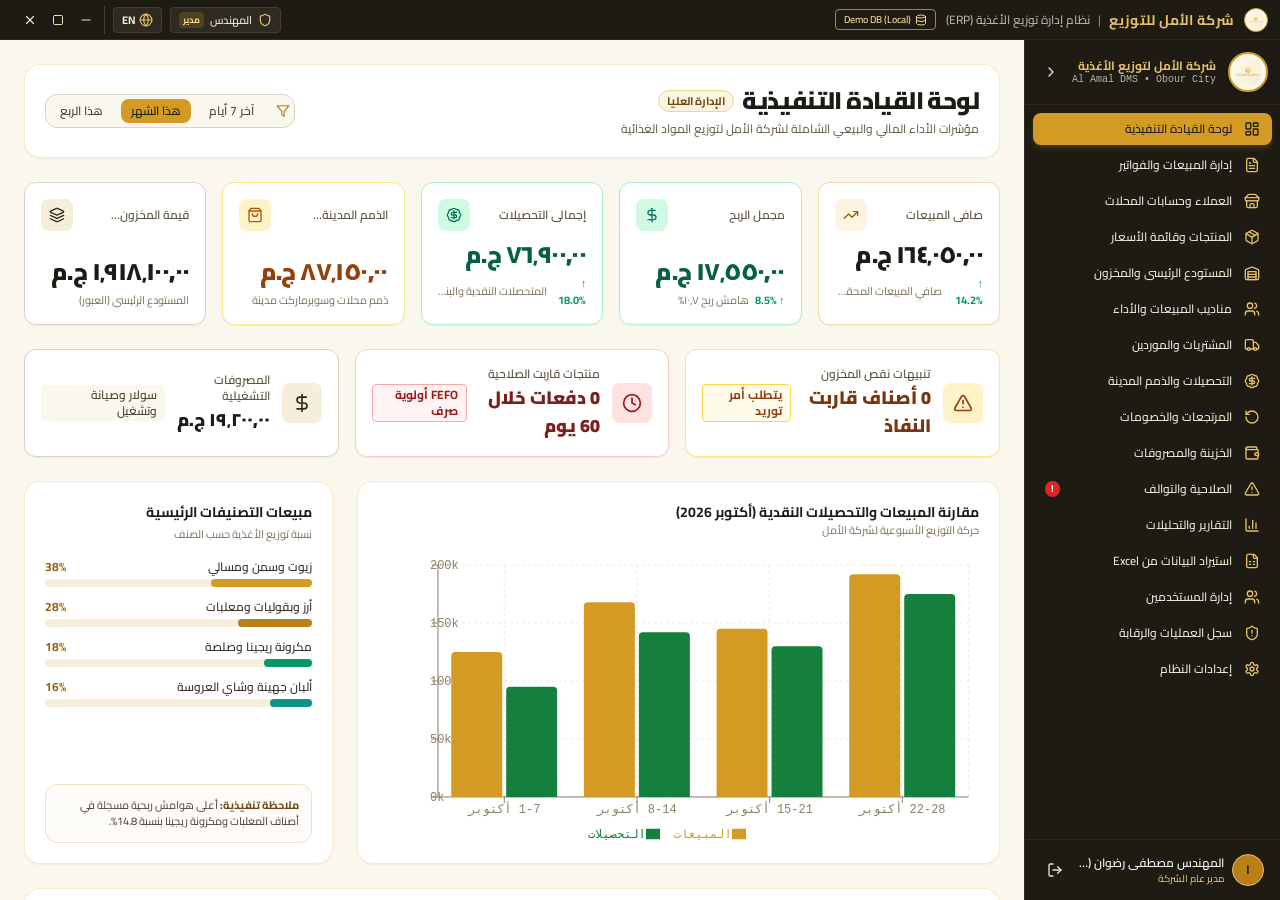
<file: demos/al-amal-erp/index.html>
<!DOCTYPE html>
<html lang="ar" dir="rtl">
  <head>
    <meta charset="UTF-8" />
    <link rel="icon" type="image/png" href="./logo.png" />
    <meta name="viewport" content="width=device-width, initial-scale=1.0" />
    <title>شركة الأمل لتوزيع المنتجات الغذائية | Al Amal Distribution Management System</title>
    <link rel="preconnect" href="https://fonts.googleapis.com">
    <link rel="preconnect" href="https://fonts.gstatic.com" crossorigin>
    <link href="https://fonts.googleapis.com/css2?family=Cairo:wght@300;400;500;600;700;800;900&display=swap" rel="stylesheet">
    <script type="module" crossorigin src="./assets/index-CIONbN03.js"></script>
    <link rel="stylesheet" crossorigin href="./assets/index-DHxcr1s9.css">
  </head>
  <body class="bg-cream-100 text-bronze-900 font-sans antialiased overflow-hidden select-none">
    <div id="root"></div>
  </body>
</html>
</file>
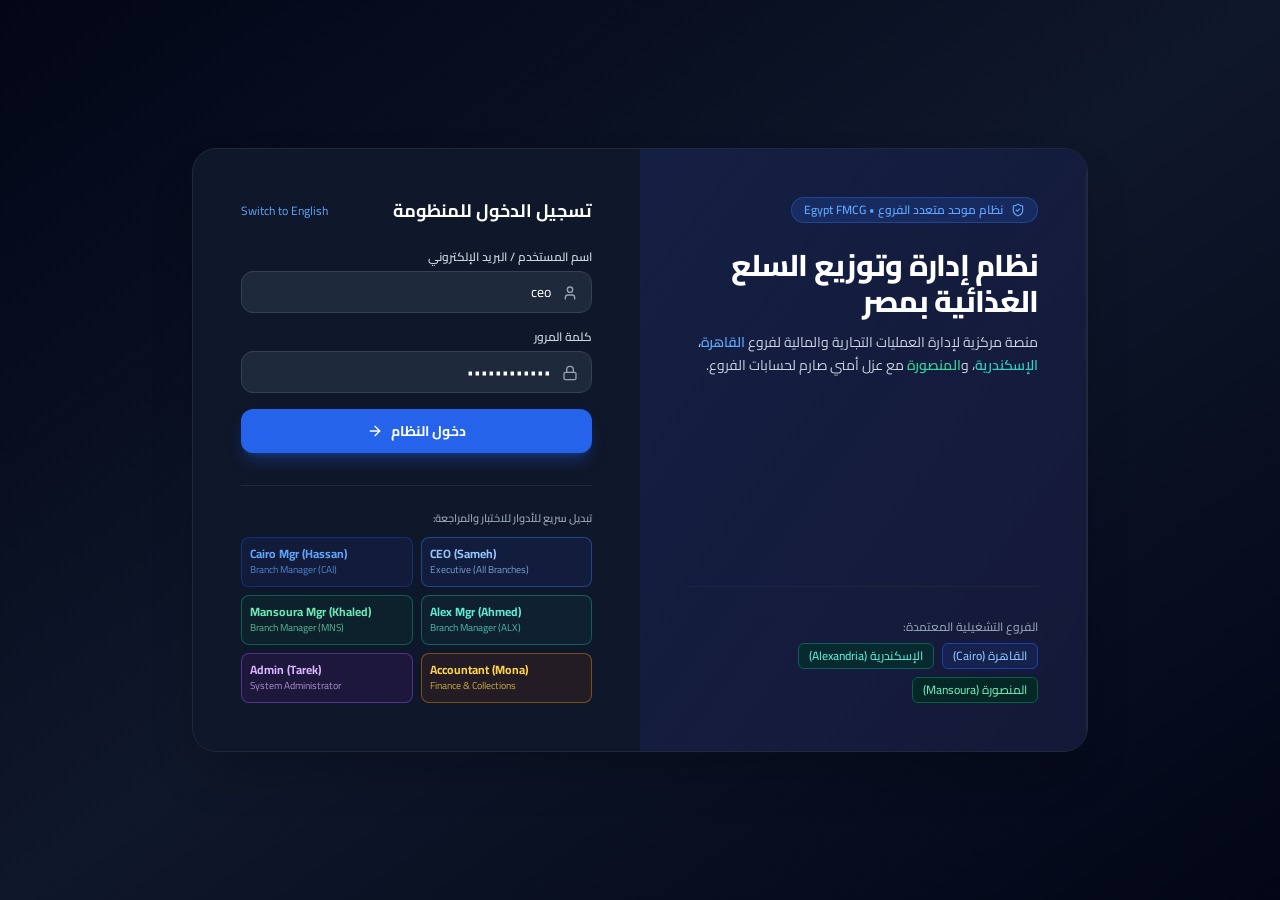
<file: demos/egypt-multi-branch-erp/index.html>
<!DOCTYPE html>
<html lang="ar" dir="rtl">
  <head>
    <meta charset="UTF-8" />
    <meta name="viewport" content="width=device-width, initial-scale=1.0" />
    <title>Egypt Distribution ERP - Enterprise Business Management</title>
    <link rel="preconnect" href="https://fonts.googleapis.com">
    <link rel="preconnect" href="https://fonts.gstatic.com" crossorigin>
    <link href="https://fonts.googleapis.com/css2?family=Cairo:wght@300;400;500;600;700;800&family=Inter:wght@400;500;600;700&display=swap" rel="stylesheet">
    <script src="./mock-api.js"></script>
    <script type="module" crossorigin src="./assets/index-CAErcGWM.js"></script>
    <link rel="stylesheet" crossorigin href="./assets/index-DF7SKikl.css">
  </head>
  <body class="bg-slate-900 text-slate-100 font-['Cairo',_'Inter',_sans-serif] antialiased select-none overflow-hidden">
    <div id="root"></div>
  </body>
</html>
</file>
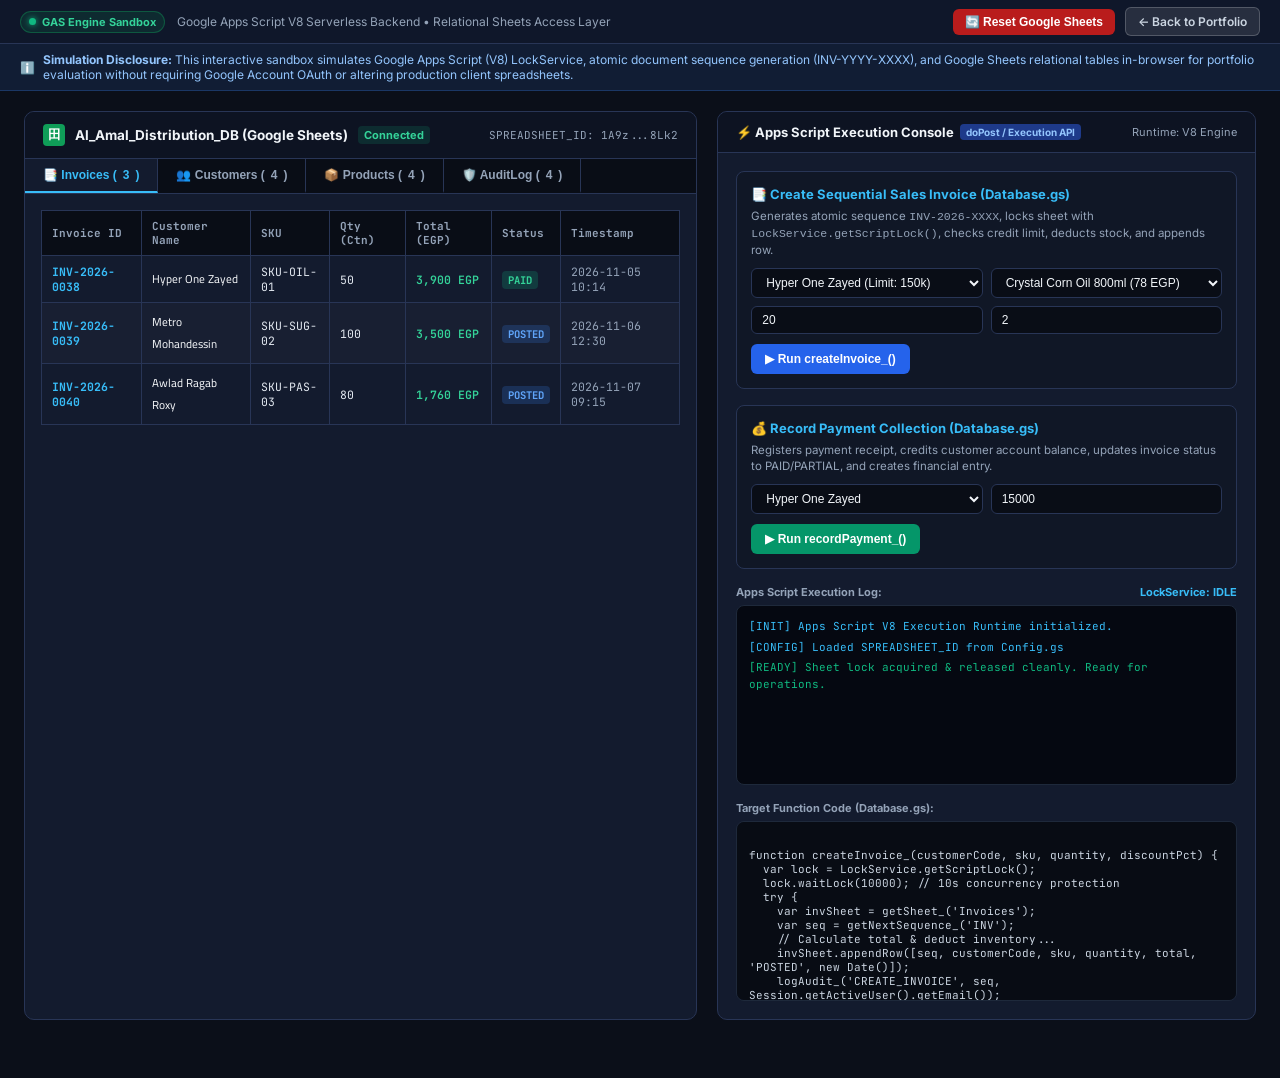
<file: demos/gas-distribution-dms/index.html>
<!DOCTYPE html>
<html lang="en">
<head>
  <meta charset="UTF-8">
  <meta name="viewport" content="width=device-width, initial-scale=1.0">
  <title>Google Apps Script Distribution Management System — Live Interactive Sandbox</title>
  <link rel="preconnect" href="https://fonts.googleapis.com">
  <link rel="preconnect" href="https://fonts.gstatic.com" crossorigin>
  <link href="https://fonts.googleapis.com/css2?family=Cairo:wght@400;600;700&family=Inter:wght@400;500;600;700&family=JetBrains+Mono:wght@400;500;600&display=swap" rel="stylesheet">
  <style>
    :root {
      --bg: #0b0f19;
      --panel: #131b2e;
      --card: #1a233a;
      --border: #283556;
      --text: #f1f5f9;
      --muted: #94a3b8;
      --gas-green: #0f9d58;
      --gas-blue: #4285f4;
      --gas-yellow: #f4b400;
      --gas-red: #db4437;
    }
    * { box-sizing: border-box; margin: 0; padding: 0; }
    body {
      font-family: 'Inter', sans-serif;
      background: var(--bg);
      color: var(--text);
      min-height: 100vh;
      display: flex;
      flex-direction: column;
    }
    .ribbon {
      background: #0f172a;
      border-bottom: 1px solid var(--border);
      height: 44px;
      padding: 0 20px;
      display: flex;
      align-items: center;
      justify-content: space-between;
      position: sticky;
      top: 0;
      z-index: 100;
    }
    .ribbon-tag {
      display: inline-flex;
      align-items: center;
      gap: 6px;
      background: rgba(15, 157, 88, 0.15);
      border: 1px solid rgba(15, 157, 88, 0.4);
      color: #34d399;
      font-size: 11px;
      font-weight: 700;
      padding: 3px 8px;
      border-radius: 20px;
    }
    .ribbon-tag span {
      width: 7px; height: 7px; border-radius: 50%; background: #10b981;
      box-shadow: 0 0 6px #10b981;
    }
    .ribbon-actions {
      display: flex;
      align-items: center;
      gap: 10px;
    }
    .btn {
      display: inline-flex;
      align-items: center;
      gap: 6px;
      padding: 6px 12px;
      border-radius: 6px;
      font-size: 12px;
      font-weight: 600;
      cursor: pointer;
      text-decoration: none;
      transition: all 0.2s;
      border: none;
    }
    .btn-reset { background: #b91c1c; color: #fff; }
    .btn-reset:hover { background: #dc2626; }
    .btn-back { background: rgba(255,255,255,0.1); color: #cbd5e1; border: 1px solid rgba(255,255,255,0.2); }
    .btn-back:hover { background: rgba(255,255,255,0.2); }

    .main-grid {
      display: grid;
      grid-template-columns: 1.25fr 1fr;
      gap: 20px;
      padding: 20px 24px 60px;
      max-width: 1560px;
      margin: 0 auto;
      width: 100%;
      flex: 1;
    }
    @media (max-width: 1100px) {
      .main-grid { grid-template-columns: 1fr; }
    }

    /* Sheets Pane */
    .sheets-panel {
      background: var(--panel);
      border: 1px solid var(--border);
      border-radius: 10px;
      display: flex;
      flex-direction: column;
      overflow: hidden;
    }
    .sheets-header {
      background: #0d1322;
      border-bottom: 1px solid var(--border);
      padding: 12px 18px;
      display: flex;
      align-items: center;
      justify-content: space-between;
    }
    .sheets-title {
      display: flex;
      align-items: center;
      gap: 10px;
      font-size: 13.5px;
      font-weight: 700;
    }
    .sheets-logo {
      width: 22px;
      height: 22px;
      background: #0f9d58;
      border-radius: 4px;
      display: flex;
      align-items: center;
      justify-content: center;
      font-weight: 900;
      font-size: 13px;
      color: #fff;
    }
    .sheet-tabs {
      display: flex;
      background: #090d16;
      border-bottom: 1px solid var(--border);
      overflow-x: auto;
    }
    .sheet-tab {
      padding: 9px 18px;
      font-size: 12px;
      font-weight: 600;
      color: #94a3b8;
      background: none;
      border: none;
      border-right: 1px solid var(--border);
      border-bottom: 2px solid transparent;
      cursor: pointer;
      display: flex;
      align-items: center;
      gap: 6px;
      white-space: nowrap;
    }
    .sheet-tab:hover { background: #131b2e; color: #f1f5f9; }
    .sheet-tab.active {
      background: var(--panel);
      color: #38bdf8;
      border-bottom-color: #38bdf8;
      font-weight: 700;
    }
    .sheet-content {
      padding: 16px;
      flex: 1;
      overflow-x: auto;
    }
    table {
      width: 100%;
      border-collapse: collapse;
      font-size: 12px;
    }
    th {
      background: #090d16;
      color: #94a3b8;
      padding: 8px 10px;
      border: 1px solid var(--border);
      text-align: left;
      font-family: 'JetBrains Mono', monospace;
      font-size: 11px;
    }
    td {
      padding: 8px 10px;
      border: 1px solid var(--border);
      color: #e2e8f0;
      font-family: 'JetBrains Mono', monospace;
      font-size: 11.5px;
    }
    tr:nth-child(even) td { background: rgba(255,255,255,0.02); }
    .ar-font { font-family: 'Cairo', sans-serif !important; }

    /* Execution Console Pane */
    .console-panel {
      background: var(--panel);
      border: 1px solid var(--border);
      border-radius: 10px;
      display: flex;
      flex-direction: column;
      overflow: hidden;
    }
    .console-header {
      background: #0d1322;
      border-bottom: 1px solid var(--border);
      padding: 12px 18px;
      display: flex;
      align-items: center;
      justify-content: space-between;
    }
    .console-body {
      padding: 18px;
      display: flex;
      flex-direction: column;
      gap: 16px;
      flex: 1;
    }
    .action-card {
      background: #101726;
      border: 1px solid var(--border);
      border-radius: 8px;
      padding: 14px;
    }
    .action-card h4 {
      font-size: 13px;
      font-weight: 700;
      color: #38bdf8;
      margin-bottom: 6px;
      display: flex;
      align-items: center;
      gap: 6px;
    }
    .action-card p {
      font-size: 11.5px;
      color: var(--muted);
      margin-bottom: 10px;
      line-height: 1.4;
    }
    .action-form {
      display: grid;
      grid-template-columns: 1fr 1fr;
      gap: 8px;
      margin-bottom: 10px;
    }
    .form-control {
      background: #090d16;
      border: 1px solid var(--border);
      color: #f1f5f9;
      padding: 6px 10px;
      border-radius: 6px;
      font-size: 12px;
      outline: none;
    }
    .btn-run {
      background: #2563eb;
      color: #fff;
      border: none;
      padding: 8px 14px;
      border-radius: 6px;
      font-size: 12px;
      font-weight: 700;
      cursor: pointer;
      display: flex;
      align-items: center;
      justify-content: center;
      gap: 6px;
      transition: background 0.2s;
    }
    .btn-run:hover { background: #1d4ed8; }

    /* Live Output Log */
    .log-terminal {
      background: #050811;
      border: 1px solid #1e293b;
      border-radius: 8px;
      padding: 12px;
      font-family: 'JetBrains Mono', monospace;
      font-size: 11px;
      color: #10b981;
      height: 180px;
      overflow-y: auto;
      line-height: 1.5;
    }
    .log-line { margin-bottom: 4px; }
    .log-line.info { color: #38bdf8; }
    .log-line.warn { color: #f59e0b; }
    .log-line.error { color: #ef4444; }

    /* Code Inspector */
    .code-box {
      background: #080c14;
      border: 1px solid #1e293b;
      border-radius: 8px;
      padding: 12px;
      font-family: 'JetBrains Mono', monospace;
      font-size: 11px;
      color: #cbd5e1;
      max-height: 180px;
      overflow-y: auto;
      white-space: pre-wrap;
    }
  </style>
</head>
<body>

  <!-- Top Ribbon -->
  <div class="ribbon">
    <div style="display:flex;align-items:center;gap:12px;">
      <span class="ribbon-tag"><span></span> GAS Engine Sandbox</span>
      <span style="font-size:12px;color:#94a3b8;" class="hidden sm:inline">Google Apps Script V8 Serverless Backend • Relational Sheets Access Layer</span>
    </div>
    <div class="ribbon-actions">
      <button class="btn btn-reset" onclick="resetDemoSheets()">🔄 Reset Google Sheets</button>
      <a href="../../index.html#projects" class="btn btn-back">← Back to Portfolio</a>
    </div>
  </div>

  <!-- Honest Representation & Simulation Disclosure Banner -->
  <div style="background:rgba(59,130,246,0.12);border-bottom:1px solid rgba(59,130,246,0.25);padding:8px 20px;font-size:12px;color:#93c5fd;display:flex;align-items:center;gap:8px;">
    <span>ℹ️</span>
    <span><strong>Simulation Disclosure:</strong> This interactive sandbox simulates Google Apps Script (V8) LockService, atomic document sequence generation (INV-YYYY-XXXX), and Google Sheets relational tables in-browser for portfolio evaluation without requiring Google Account OAuth or altering production client spreadsheets.</span>
  </div>

  <div class="main-grid">

    <!-- Left: Virtual Google Sheets Database -->
    <div class="sheets-panel">
      <div class="sheets-header">
        <div class="sheets-title">
          <div class="sheets-logo">田</div>
          <span>Al_Amal_Distribution_DB (Google Sheets)</span>
          <span style="font-size:11px;color:#34d399;background:rgba(16,185,129,0.15);padding:2px 6px;border-radius:4px;">Connected</span>
        </div>
        <div style="font-size:11px;color:var(--muted);font-family:'JetBrains Mono',monospace;">
          SPREADSHEET_ID: 1A9z...8Lk2
        </div>
      </div>

      <!-- Sheet Tabs Navigation -->
      <div class="sheet-tabs">
        <button class="sheet-tab active" onclick="switchSheet('invoices')">📑 Invoices (<span id="count-invoices">3</span>)</button>
        <button class="sheet-tab" onclick="switchSheet('customers')">👥 Customers (<span id="count-customers">4</span>)</button>
        <button class="sheet-tab" onclick="switchSheet('products')">📦 Products (<span id="count-products">4</span>)</button>
        <button class="sheet-tab" onclick="switchSheet('audit')">🛡️ AuditLog (<span id="count-audit">6</span>)</button>
      </div>

      <!-- Sheet Grid View -->
      <div class="sheet-content" id="sheet-table-container">
        <!-- Injected dynamically -->
      </div>
    </div>

    <!-- Right: Interactive GAS Execution Console -->
    <div class="console-panel">
      <div class="console-header">
        <div style="font-weight:700;font-size:13px;display:flex;align-items:center;gap:6px;">
          <span>⚡ Apps Script Execution Console</span>
          <span style="font-size:10px;background:#1e3a8a;color:#93c5fd;padding:2px 6px;border-radius:4px;">doPost / Execution API</span>
        </div>
        <div style="font-size:11px;color:#94a3b8;">Runtime: V8 Engine</div>
      </div>

      <div class="console-body">

        <!-- Action 1: Create Invoice -->
        <div class="action-card">
          <h4>📑 Create Sequential Sales Invoice (Database.gs)</h4>
          <p>Generates atomic sequence <code>INV-2026-XXXX</code>, locks sheet with <code>LockService.getScriptLock()</code>, checks credit limit, deducts stock, and appends row.</p>
          <div class="action-form">
            <select class="form-control" id="inv-customer">
              <option value="CUST-001">Hyper One Zayed (Limit: 150k)</option>
              <option value="CUST-002">Metro Mohandessin (Limit: 80k)</option>
              <option value="CUST-003">Awlad Ragab Roxy (Limit: 75k)</option>
              <option value="CUST-004">Kazyon Giza (Limit: 50k)</option>
            </select>
            <select class="form-control" id="inv-product">
              <option value="SKU-OIL-01">Crystal Corn Oil 800ml (78 EGP)</option>
              <option value="SKU-SUG-02">Al Osra White Sugar 1kg (35 EGP)</option>
              <option value="SKU-PAS-03">Regina Pasta 400g (22 EGP)</option>
              <option value="SKU-TEA-04">El Arosa Tea 250g (48 EGP)</option>
            </select>
            <input type="number" class="form-control" id="inv-qty" placeholder="Quantity (Cartons)" value="20" min="1">
            <input type="number" class="form-control" id="inv-discount" placeholder="Discount % (0-5)" value="2" min="0" max="5">
          </div>
          <button class="btn-run" onclick="executeCreateInvoice()">
            ▶ Run createInvoice_()
          </button>
        </div>

        <!-- Action 2: Record Cash Payment Receipt -->
        <div class="action-card">
          <h4>💰 Record Payment Collection (Database.gs)</h4>
          <p>Registers payment receipt, credits customer account balance, updates invoice status to PAID/PARTIAL, and creates financial entry.</p>
          <div class="action-form">
            <select class="form-control" id="pay-customer">
              <option value="CUST-001">Hyper One Zayed</option>
              <option value="CUST-002">Metro Mohandessin</option>
              <option value="CUST-003">Awlad Ragab Roxy</option>
            </select>
            <input type="number" class="form-control" id="pay-amount" placeholder="Amount (EGP)" value="15000">
          </div>
          <button class="btn-run" style="background:#059669;" onclick="executeRecordPayment()">
            ▶ Run recordPayment_()
          </button>
        </div>

        <!-- Execution Terminal Logs -->
        <div>
          <div style="font-size:11px;font-weight:700;color:#94a3b8;margin-bottom:6px;display:flex;justify-content:space-between;">
            <span>Apps Script Execution Log:</span>
            <span style="color:#38bdf8;">LockService: IDLE</span>
          </div>
          <div class="log-terminal" id="terminal-logs">
            <div class="log-line info">[INIT] Apps Script V8 Execution Runtime initialized.</div>
            <div class="log-line info">[CONFIG] Loaded SPREADSHEET_ID from Config.gs</div>
            <div class="log-line">[READY] Sheet lock acquired & released cleanly. Ready for operations.</div>
          </div>
        </div>

        <!-- Gas Code Preview -->
        <div>
          <div style="font-size:11px;font-weight:700;color:#94a3b8;margin-bottom:6px;">
            Target Function Code (Database.gs):
          </div>
          <div class="code-box" id="code-preview">
function createInvoice_(customerCode, sku, quantity, discountPct) {
  var lock = LockService.getScriptLock();
  lock.waitLock(10000); // 10s concurrency protection
  try {
    var invSheet = getSheet_('Invoices');
    var seq = getNextSequence_('INV');
    // Calculate total & deduct inventory...
    invSheet.appendRow([seq, customerCode, sku, quantity, total, 'POSTED', new Date()]);
    logAudit_('CREATE_INVOICE', seq, Session.getActiveUser().getEmail());
    return { success: true, invoiceId: seq };
  } finally {
    lock.releaseLock();
  }
}</div>
        </div>

      </div>
    </div>
  </div>

  <script>
    // Initial Seed Database
    const initialData = {
      invoices: [
        { id: 'INV-2026-0038', customer: 'Hyper One Zayed', sku: 'SKU-OIL-01', qty: 50, total: 3900, status: 'PAID', date: '2026-11-05 10:14' },
        { id: 'INV-2026-0039', customer: 'Metro Mohandessin', sku: 'SKU-SUG-02', qty: 100, total: 3500, status: 'POSTED', date: '2026-11-06 12:30' },
        { id: 'INV-2026-0040', customer: 'Awlad Ragab Roxy', sku: 'SKU-PAS-03', qty: 80, total: 1760, status: 'POSTED', date: '2026-11-07 09:15' }
      ],
      customers: [
        { code: 'CUST-001', name: 'هايبر وان - الشيخ زايد', route: 'Giza & Haram', limit: 150000, balance: 94200, status: 'ACTIVE' },
        { code: 'CUST-002', name: 'مترو ماركت - المهندسين', route: 'Giza Central', limit: 80000, balance: 51300, status: 'ACTIVE' },
        { code: 'CUST-003', name: 'أولاد رجب - روكسي', route: 'East Cairo', limit: 75000, balance: 46900, status: 'ACTIVE' },
        { code: 'CUST-004', name: 'كازيون ماركت - فيصل', route: 'Haram West', limit: 50000, balance: 18400, status: 'ACTIVE' }
      ],
      products: [
        { sku: 'SKU-OIL-01', name: 'زيت ذرة كريستال 800مل', price: 78, stock: 450, reorder: 100 },
        { sku: 'SKU-SUG-02', name: 'سكر الأسرة الأبيض 1كجم', price: 35, stock: 820, reorder: 200 },
        { sku: 'SKU-PAS-03', name: 'مكرونة ريجينا 400جم', price: 22, stock: 1200, reorder: 300 },
        { sku: 'SKU-TEA-04', name: 'شاي العروسة 250جم', price: 48, stock: 310, reorder: 80 }
      ],
      audit: [
        { id: 'LOG-101', action: 'SYSTEM_BOOT', user: 'system@alamal.gas', duration: '12ms', time: '2026-11-07 08:00', details: 'Spreadsheet connection established' },
        { id: 'LOG-102', action: 'AUTH_CHECK', user: 'manager@alamal-eg.com', duration: '34ms', time: '2026-11-07 08:15', details: 'Role verified: MANAGER' },
        { id: 'LOG-103', action: 'POST_INVOICE', user: 'rep2@alamal-eg.com', duration: '88ms', time: '2026-11-07 09:15', details: 'Generated INV-2026-0040' },
        { id: 'LOG-104', action: 'RECORD_PAYMENT', user: 'finance@alamal-eg.com', duration: '62ms', time: '2026-11-07 10:20', details: 'Receipt 12,000 EGP for CUST-001' }
      ]
    };

    let db = null;
    let currentActiveSheet = 'invoices';

    function loadDatabase() {
      const saved = localStorage.getItem('gas_dms_database');
      if (saved) {
        try { db = JSON.parse(saved); return; } catch (e) {}
      }
      db = JSON.parse(JSON.stringify(initialData));
      saveDatabase();
    }

    function saveDatabase() {
      localStorage.setItem('gas_dms_database', JSON.stringify(db));
      updateCounts();
      renderCurrentSheet();
    }

    function updateCounts() {
      document.getElementById('count-invoices').textContent = db.invoices.length;
      document.getElementById('count-customers').textContent = db.customers.length;
      document.getElementById('count-products').textContent = db.products.length;
      document.getElementById('count-audit').textContent = db.audit.length;
    }

    function switchSheet(sheetName) {
      currentActiveSheet = sheetName;
      const tabs = document.querySelectorAll('.sheet-tab');
      tabs.forEach(t => t.classList.remove('active'));
      event.currentTarget.classList.add('active');
      renderCurrentSheet();
    }

    function renderCurrentSheet() {
      const container = document.getElementById('sheet-table-container');
      let html = '';

      if (currentActiveSheet === 'invoices') {
        html = `
          <table>
            <thead>
              <tr><th>Invoice ID</th><th>Customer Name</th><th>SKU</th><th>Qty (Ctn)</th><th>Total (EGP)</th><th>Status</th><th>Timestamp</th></tr>
            </thead>
            <tbody>
              ${db.invoices.map(r => `
                <tr>
                  <td style="color:#38bdf8;font-weight:700;">${r.id}</td>
                  <td class="ar-font" style="color:#f8fafc;">${r.customer}</td>
                  <td>${r.sku}</td>
                  <td>${r.qty}</td>
                  <td style="color:#34d399;font-weight:600;">${r.total.toLocaleString()} EGP</td>
                  <td><span style="background:${r.status === 'PAID' ? 'rgba(16,185,129,0.2)' : 'rgba(59,130,246,0.2)'};color:${r.status === 'PAID' ? '#34d399' : '#60a5fa'};padding:2px 6px;border-radius:4px;font-size:10.5px;font-weight:700;">${r.status}</span></td>
                  <td style="color:#94a3b8;">${r.date}</td>
                </tr>
              `).join('')}
            </tbody>
          </table>
        `;
      } else if (currentActiveSheet === 'customers') {
        html = `
          <table>
            <thead>
              <tr><th>Code</th><th>Name (Arabic)</th><th>Assigned Route</th><th>Credit Limit</th><th>Current Balance</th><th>Status</th></tr>
            </thead>
            <tbody>
              ${db.customers.map(r => `
                <tr>
                  <td style="color:#38bdf8;">${r.code}</td>
                  <td class="ar-font" style="font-weight:600;">${r.name}</td>
                  <td>${r.route}</td>
                  <td>${r.limit.toLocaleString()} EGP</td>
                  <td style="color:#f59e0b;font-weight:700;">${r.balance.toLocaleString()} EGP</td>
                  <td><span style="color:#34d399;font-weight:700;">${r.status}</span></td>
                </tr>
              `).join('')}
            </tbody>
          </table>
        `;
      } else if (currentActiveSheet === 'products') {
        html = `
          <table>
            <thead>
              <tr><th>SKU</th><th>Product Description (Arabic)</th><th>Carton Price</th><th>Warehouse Stock</th><th>Reorder Level</th></tr>
            </thead>
            <tbody>
              ${db.products.map(r => `
                <tr>
                  <td style="color:#38bdf8;">${r.sku}</td>
                  <td class="ar-font">${r.name}</td>
                  <td style="color:#34d399;font-weight:700;">${r.price} EGP</td>
                  <td style="color:${r.stock < r.reorder ? '#ef4444' : '#f8fafc'};font-weight:700;">${r.stock} Ctns</td>
                  <td style="color:#94a3b8;">${r.reorder} Ctns</td>
                </tr>
              `).join('')}
            </tbody>
          </table>
        `;
      } else if (currentActiveSheet === 'audit') {
        html = `
          <table>
            <thead>
              <tr><th>Log ID</th><th>Action</th><th>Executed By</th><th>Duration</th><th>Timestamp</th><th>Details</th></tr>
            </thead>
            <tbody>
              ${db.audit.slice().reverse().map(r => `
                <tr>
                  <td style="color:#94a3b8;">${r.id}</td>
                  <td style="color:#38bdf8;font-weight:700;">${r.action}</td>
                  <td>${r.user}</td>
                  <td style="color:#34d399;">${r.duration}</td>
                  <td style="color:#94a3b8;">${r.time}</td>
                  <td class="ar-font">${r.details}</td>
                </tr>
              `).join('')}
            </tbody>
          </table>
        `;
      }

      container.innerHTML = html;
    }

    function appendLog(type, msg) {
      const term = document.getElementById('terminal-logs');
      const div = document.createElement('div');
      div.className = `log-line ${type}`;
      div.textContent = `[${new Date().toLocaleTimeString()}] ${msg}`;
      term.appendChild(div);
      term.scrollTop = term.scrollHeight;
    }

    function executeCreateInvoice() {
      const custCode = document.getElementById('inv-customer').value;
      const custName = document.getElementById('inv-customer').selectedOptions[0].text.split('(')[0].trim();
      const sku = document.getElementById('inv-product').value;
      const qty = parseInt(document.getElementById('inv-qty').value) || 10;
      const disc = parseFloat(document.getElementById('inv-discount').value) || 0;

      appendLog('info', `LockService.getScriptLock().waitLock(10000) -> ACQUIRED`);
      
      const prod = db.products.find(p => p.sku === sku);
      const cust = db.customers.find(c => c.code === custCode);

      if (!prod || !cust) {
        appendLog('error', `Entity lookup failed for SKU: ${sku}`);
        return;
      }

      if (prod.stock < qty) {
        appendLog('error', `Insufficient Stock: Requested ${qty}, available ${prod.stock}`);
        return;
      }

      const gross = prod.price * qty;
      const net = Math.round(gross * (1 - (disc / 100)));
      
      if (cust.balance + net > cust.limit) {
        appendLog('warn', `CREDIT LIMIT WARNING: Customer balance will exceed limit of ${cust.limit} EGP`);
      }

      // Decrement stock & increment balance
      prod.stock -= qty;
      cust.balance += net;

      // Next sequence
      const nextSeqNum = 41 + db.invoices.length;
      const invId = `INV-2026-${String(nextSeqNum).padStart(4, '0')}`;
      const now = new Date().toISOString().replace('T', ' ').substring(0, 16);

      db.invoices.unshift({
        id: invId,
        customer: custName,
        sku: sku,
        qty: qty,
        total: net,
        status: 'POSTED',
        date: now
      });

      db.audit.push({
        id: `LOG-${100 + db.audit.length}`,
        action: 'CREATE_INVOICE',
        user: 'rep_active@alamal.gas',
        duration: `${Math.floor(45 + Math.random() * 40)}ms`,
        time: now,
        details: `Created ${invId} for ${custName} (${net.toLocaleString()} EGP)`
      });

      saveDatabase();
      appendLog('', `SUCCESS: Appended row to 'Invoices' sheet -> ID: ${invId}`);
      appendLog('info', `Inventory decremented (-${qty} ${sku}). LockService RELEASED.`);
    }

    function executeRecordPayment() {
      const custCode = document.getElementById('pay-customer').value;
      const custName = document.getElementById('pay-customer').selectedOptions[0].text;
      const amount = parseFloat(document.getElementById('pay-amount').value) || 5000;

      appendLog('info', `LockService.getScriptLock() -> ACQUIRED for Payment Posting`);
      const cust = db.customers.find(c => c.code === custCode);

      if (!cust) {
        appendLog('error', `Customer not found`);
        return;
      }

      cust.balance = Math.max(0, cust.balance - amount);
      const now = new Date().toISOString().replace('T', ' ').substring(0, 16);

      db.audit.push({
        id: `LOG-${100 + db.audit.length}`,
        action: 'COLLECTION_RECEIPT',
        user: 'cashier@alamal.gas',
        duration: '52ms',
        time: now,
        details: `Received ${amount.toLocaleString()} EGP from ${custName}. New balance: ${cust.balance.toLocaleString()} EGP`
      });

      saveDatabase();
      appendLog('', `SUCCESS: Credited ${amount.toLocaleString()} EGP to ${custName}`);
      appendLog('info', `Audit log recorded. LockService RELEASED.`);
    }

    function resetDemoSheets() {
      if (confirm('Reset virtual Google Sheets back to initial seed dataset?')) {
        localStorage.removeItem('gas_dms_database');
        loadDatabase();
        appendLog('warn', '[RESET] Database reverted to default template state.');
      }
    }

    // Initialize
    window.addEventListener('DOMContentLoaded', () => {
      loadDatabase();
      renderCurrentSheet();
    });
  </script>
</body>
</html>
</file>
<file: demos/al-amal-erp/assets/index-DHxcr1s9.css>
*,:before,:after{--tw-border-spacing-x: 0;--tw-border-spacing-y: 0;--tw-translate-x: 0;--tw-translate-y: 0;--tw-rotate: 0;--tw-skew-x: 0;--tw-skew-y: 0;--tw-scale-x: 1;--tw-scale-y: 1;--tw-pan-x: ;--tw-pan-y: ;--tw-pinch-zoom: ;--tw-scroll-snap-strictness: proximity;--tw-gradient-from-position: ;--tw-gradient-via-position: ;--tw-gradient-to-position: ;--tw-ordinal: ;--tw-slashed-zero: ;--tw-numeric-figure: ;--tw-numeric-spacing: ;--tw-numeric-fraction: ;--tw-ring-inset: ;--tw-ring-offset-width: 0px;--tw-ring-offset-color: #fff;--tw-ring-color: rgb(59 130 246 / .5);--tw-ring-offset-shadow: 0 0 #0000;--tw-ring-shadow: 0 0 #0000;--tw-shadow: 0 0 #0000;--tw-shadow-colored: 0 0 #0000;--tw-blur: ;--tw-brightness: ;--tw-contrast: ;--tw-grayscale: ;--tw-hue-rotate: ;--tw-invert: ;--tw-saturate: ;--tw-sepia: ;--tw-drop-shadow: ;--tw-backdrop-blur: ;--tw-backdrop-brightness: ;--tw-backdrop-contrast: ;--tw-backdrop-grayscale: ;--tw-backdrop-hue-rotate: ;--tw-backdrop-invert: ;--tw-backdrop-opacity: ;--tw-backdrop-saturate: ;--tw-backdrop-sepia: ;--tw-contain-size: ;--tw-contain-layout: ;--tw-contain-paint: ;--tw-contain-style: }::backdrop{--tw-border-spacing-x: 0;--tw-border-spacing-y: 0;--tw-translate-x: 0;--tw-translate-y: 0;--tw-rotate: 0;--tw-skew-x: 0;--tw-skew-y: 0;--tw-scale-x: 1;--tw-scale-y: 1;--tw-pan-x: ;--tw-pan-y: ;--tw-pinch-zoom: ;--tw-scroll-snap-strictness: proximity;--tw-gradient-from-position: ;--tw-gradient-via-position: ;--tw-gradient-to-position: ;--tw-ordinal: ;--tw-slashed-zero: ;--tw-numeric-figure: ;--tw-numeric-spacing: ;--tw-numeric-fraction: ;--tw-ring-inset: ;--tw-ring-offset-width: 0px;--tw-ring-offset-color: #fff;--tw-ring-color: rgb(59 130 246 / .5);--tw-ring-offset-shadow: 0 0 #0000;--tw-ring-shadow: 0 0 #0000;--tw-shadow: 0 0 #0000;--tw-shadow-colored: 0 0 #0000;--tw-blur: ;--tw-brightness: ;--tw-contrast: ;--tw-grayscale: ;--tw-hue-rotate: ;--tw-invert: ;--tw-saturate: ;--tw-sepia: ;--tw-drop-shadow: ;--tw-backdrop-blur: ;--tw-backdrop-brightness: ;--tw-backdrop-contrast: ;--tw-backdrop-grayscale: ;--tw-backdrop-hue-rotate: ;--tw-backdrop-invert: ;--tw-backdrop-opacity: ;--tw-backdrop-saturate: ;--tw-backdrop-sepia: ;--tw-contain-size: ;--tw-contain-layout: ;--tw-contain-paint: ;--tw-contain-style: }*,:before,:after{box-sizing:border-box;border-width:0;border-style:solid;border-color:#e5e7eb}:before,:after{--tw-content: ""}html,:host{line-height:1.5;-webkit-text-size-adjust:100%;-moz-tab-size:4;-o-tab-size:4;tab-size:4;font-family:Cairo,Segoe UI,Tahoma,Geneva,Verdana,sans-serif;font-feature-settings:normal;font-variation-settings:normal;-webkit-tap-highlight-color:transparent}body{margin:0;line-height:inherit}hr{height:0;color:inherit;border-top-width:1px}abbr:where([title]){-webkit-text-decoration:underline dotted;text-decoration:underline dotted}h1,h2,h3,h4,h5,h6{font-size:inherit;font-weight:inherit}a{color:inherit;text-decoration:inherit}b,strong{font-weight:bolder}code,kbd,samp,pre{font-family:ui-monospace,SFMono-Regular,Menlo,Monaco,Consolas,Liberation Mono,Courier New,monospace;font-feature-settings:normal;font-variation-settings:normal;font-size:1em}small{font-size:80%}sub,sup{font-size:75%;line-height:0;position:relative;vertical-align:baseline}sub{bottom:-.25em}sup{top:-.5em}table{text-indent:0;border-color:inherit;border-collapse:collapse}button,input,optgroup,select,textarea{font-family:inherit;font-feature-settings:inherit;font-variation-settings:inherit;font-size:100%;font-weight:inherit;line-height:inherit;letter-spacing:inherit;color:inherit;margin:0;padding:0}button,select{text-transform:none}button,input:where([type=button]),input:where([type=reset]),input:where([type=submit]){-webkit-appearance:button;background-color:transparent;background-image:none}:-moz-focusring{outline:auto}:-moz-ui-invalid{box-shadow:none}progress{vertical-align:baseline}::-webkit-inner-spin-button,::-webkit-outer-spin-button{height:auto}[type=search]{-webkit-appearance:textfield;outline-offset:-2px}::-webkit-search-decoration{-webkit-appearance:none}::-webkit-file-upload-button{-webkit-appearance:button;font:inherit}summary{display:list-item}blockquote,dl,dd,h1,h2,h3,h4,h5,h6,hr,figure,p,pre{margin:0}fieldset{margin:0;padding:0}legend{padding:0}ol,ul,menu{list-style:none;margin:0;padding:0}dialog{padding:0}textarea{resize:vertical}input::-moz-placeholder,textarea::-moz-placeholder{opacity:1;color:#9ca3af}input::placeholder,textarea::placeholder{opacity:1;color:#9ca3af}button,[role=button]{cursor:pointer}:disabled{cursor:default}img,svg,video,canvas,audio,iframe,embed,object{display:block;vertical-align:middle}img,video{max-width:100%;height:auto}[hidden]:where(:not([hidden=until-found])){display:none}body{-webkit-user-select:none;-moz-user-select:none;user-select:none;overflow:hidden;--tw-bg-opacity: 1;background-color:rgb(250 247 238 / var(--tw-bg-opacity, 1));font-family:Cairo,Segoe UI,Tahoma,Geneva,Verdana,sans-serif;--tw-text-opacity: 1;color:rgb(30 27 21 / var(--tw-text-opacity, 1));-webkit-font-smoothing:antialiased;-moz-osx-font-smoothing:grayscale}.fixed{position:fixed}.absolute{position:absolute}.relative{position:relative}.sticky{position:sticky}.inset-0{top:0;right:0;bottom:0;left:0}.left-0{left:0}.left-3{left:.75rem}.right-0{right:0}.right-3{right:.75rem}.top-0{top:0}.top-2\.5{top:.625rem}.top-9{top:2.25rem}.z-10{z-index:10}.z-40{z-index:40}.z-50{z-index:50}.mx-auto{margin-left:auto;margin-right:auto}.mb-1{margin-bottom:.25rem}.mb-2{margin-bottom:.5rem}.mb-2\.5{margin-bottom:.625rem}.mb-3{margin-bottom:.75rem}.mb-4{margin-bottom:1rem}.ml-1{margin-left:.25rem}.ml-2{margin-left:.5rem}.mt-0\.5{margin-top:.125rem}.mt-1{margin-top:.25rem}.mt-1\.5{margin-top:.375rem}.mt-2{margin-top:.5rem}.mt-3{margin-top:.75rem}.mt-4{margin-top:1rem}.mt-5{margin-top:1.25rem}.mt-8{margin-top:2rem}.line-clamp-1{overflow:hidden;display:-webkit-box;-webkit-box-orient:vertical;-webkit-line-clamp:1}.block{display:block}.flex{display:flex}.table{display:table}.grid{display:grid}.hidden{display:none}.h-10{height:2.5rem}.h-12{height:3rem}.h-16{height:4rem}.h-2{height:.5rem}.h-2\.5{height:.625rem}.h-20{height:5rem}.h-3{height:.75rem}.h-3\.5{height:.875rem}.h-4{height:1rem}.h-5{height:1.25rem}.h-6{height:1.5rem}.h-64{height:16rem}.h-7{height:1.75rem}.h-8{height:2rem}.h-\[calc\(100vh-2\.5rem\)\]{height:calc(100vh - 2.5rem)}.h-full{height:100%}.h-screen{height:100vh}.max-h-80{max-height:20rem}.max-h-\[90vh\]{max-height:90vh}.max-h-\[92vh\]{max-height:92vh}.max-h-\[calc\(100vh-12rem\)\]{max-height:calc(100vh - 12rem)}.min-h-screen{min-height:100vh}.w-10{width:2.5rem}.w-12{width:3rem}.w-16{width:4rem}.w-20{width:5rem}.w-24{width:6rem}.w-3{width:.75rem}.w-3\.5{width:.875rem}.w-4{width:1rem}.w-48{width:12rem}.w-5{width:1.25rem}.w-6{width:1.5rem}.w-64{width:16rem}.w-7{width:1.75rem}.w-8{width:2rem}.w-full{width:100%}.w-screen{width:100vw}.max-w-2xl{max-width:42rem}.max-w-3xl{max-width:48rem}.max-w-4xl{max-width:56rem}.max-w-7xl{max-width:80rem}.max-w-\[120px\]{max-width:120px}.max-w-lg{max-width:32rem}.max-w-md{max-width:28rem}.max-w-sm{max-width:24rem}.max-w-xl{max-width:36rem}.max-w-xs{max-width:20rem}.flex-1{flex:1 1 0%}.shrink-0{flex-shrink:0}@keyframes pulse{50%{opacity:.5}}.animate-pulse{animation:pulse 2s cubic-bezier(.4,0,.6,1) infinite}@keyframes spin{to{transform:rotate(360deg)}}.animate-spin{animation:spin 1s linear infinite}.cursor-pointer{cursor:pointer}.select-none{-webkit-user-select:none;-moz-user-select:none;user-select:none}.grid-cols-1{grid-template-columns:repeat(1,minmax(0,1fr))}.grid-cols-2{grid-template-columns:repeat(2,minmax(0,1fr))}.grid-cols-3{grid-template-columns:repeat(3,minmax(0,1fr))}.flex-col{flex-direction:column}.flex-wrap{flex-wrap:wrap}.items-start{align-items:flex-start}.items-center{align-items:center}.justify-end{justify-content:flex-end}.justify-center{justify-content:center}.justify-between{justify-content:space-between}.gap-1{gap:.25rem}.gap-1\.5{gap:.375rem}.gap-2{gap:.5rem}.gap-2\.5{gap:.625rem}.gap-3{gap:.75rem}.gap-4{gap:1rem}.gap-5{gap:1.25rem}.gap-6{gap:1.5rem}.gap-8{gap:2rem}.space-y-1>:not([hidden])~:not([hidden]){--tw-space-y-reverse: 0;margin-top:calc(.25rem * calc(1 - var(--tw-space-y-reverse)));margin-bottom:calc(.25rem * var(--tw-space-y-reverse))}.space-y-1\.5>:not([hidden])~:not([hidden]){--tw-space-y-reverse: 0;margin-top:calc(.375rem * calc(1 - var(--tw-space-y-reverse)));margin-bottom:calc(.375rem * var(--tw-space-y-reverse))}.space-y-2>:not([hidden])~:not([hidden]){--tw-space-y-reverse: 0;margin-top:calc(.5rem * calc(1 - var(--tw-space-y-reverse)));margin-bottom:calc(.5rem * var(--tw-space-y-reverse))}.space-y-3>:not([hidden])~:not([hidden]){--tw-space-y-reverse: 0;margin-top:calc(.75rem * calc(1 - var(--tw-space-y-reverse)));margin-bottom:calc(.75rem * var(--tw-space-y-reverse))}.space-y-3\.5>:not([hidden])~:not([hidden]){--tw-space-y-reverse: 0;margin-top:calc(.875rem * calc(1 - var(--tw-space-y-reverse)));margin-bottom:calc(.875rem * var(--tw-space-y-reverse))}.space-y-4>:not([hidden])~:not([hidden]){--tw-space-y-reverse: 0;margin-top:calc(1rem * calc(1 - var(--tw-space-y-reverse)));margin-bottom:calc(1rem * var(--tw-space-y-reverse))}.space-y-5>:not([hidden])~:not([hidden]){--tw-space-y-reverse: 0;margin-top:calc(1.25rem * calc(1 - var(--tw-space-y-reverse)));margin-bottom:calc(1.25rem * var(--tw-space-y-reverse))}.space-y-6>:not([hidden])~:not([hidden]){--tw-space-y-reverse: 0;margin-top:calc(1.5rem * calc(1 - var(--tw-space-y-reverse)));margin-bottom:calc(1.5rem * var(--tw-space-y-reverse))}.divide-y>:not([hidden])~:not([hidden]){--tw-divide-y-reverse: 0;border-top-width:calc(1px * calc(1 - var(--tw-divide-y-reverse)));border-bottom-width:calc(1px * var(--tw-divide-y-reverse))}.divide-cream-200>:not([hidden])~:not([hidden]){--tw-divide-opacity: 1;border-color:rgb(244 238 219 / var(--tw-divide-opacity, 1))}.overflow-hidden{overflow:hidden}.overflow-x-auto{overflow-x:auto}.overflow-y-auto{overflow-y:auto}.truncate{overflow:hidden;text-overflow:ellipsis;white-space:nowrap}.whitespace-nowrap{white-space:nowrap}.rounded{border-radius:.25rem}.rounded-2xl{border-radius:1rem}.rounded-3xl{border-radius:1.5rem}.rounded-full{border-radius:9999px}.rounded-lg{border-radius:.5rem}.rounded-md{border-radius:.375rem}.rounded-xl{border-radius:.75rem}.rounded-t-2xl{border-top-left-radius:1rem;border-top-right-radius:1rem}.rounded-bl-xl{border-bottom-left-radius:.75rem}.border{border-width:1px}.border-2{border-width:2px}.border-b{border-bottom-width:1px}.border-b-2{border-bottom-width:2px}.border-b-4{border-bottom-width:4px}.border-l{border-left-width:1px}.border-r{border-right-width:1px}.border-t{border-top-width:1px}.border-dashed{border-style:dashed}.border-amber-200{--tw-border-opacity: 1;border-color:rgb(253 230 138 / var(--tw-border-opacity, 1))}.border-amber-300{--tw-border-opacity: 1;border-color:rgb(252 211 77 / var(--tw-border-opacity, 1))}.border-blue-200{--tw-border-opacity: 1;border-color:rgb(191 219 254 / var(--tw-border-opacity, 1))}.border-blue-300{--tw-border-opacity: 1;border-color:rgb(147 197 253 / var(--tw-border-opacity, 1))}.border-bronze-200{--tw-border-opacity: 1;border-color:rgb(218 212 199 / var(--tw-border-opacity, 1))}.border-bronze-300{--tw-border-opacity: 1;border-color:rgb(191 181 162 / var(--tw-border-opacity, 1))}.border-bronze-400{--tw-border-opacity: 1;border-color:rgb(158 145 122 / var(--tw-border-opacity, 1))}.border-bronze-600{--tw-border-opacity: 1;border-color:rgb(94 84 65 / var(--tw-border-opacity, 1))}.border-bronze-700{--tw-border-opacity: 1;border-color:rgb(69 62 48 / var(--tw-border-opacity, 1))}.border-bronze-800{--tw-border-opacity: 1;border-color:rgb(47 42 33 / var(--tw-border-opacity, 1))}.border-cream-200{--tw-border-opacity: 1;border-color:rgb(244 238 219 / var(--tw-border-opacity, 1))}.border-cream-300{--tw-border-opacity: 1;border-color:rgb(235 226 198 / var(--tw-border-opacity, 1))}.border-emerald-200{--tw-border-opacity: 1;border-color:rgb(167 243 208 / var(--tw-border-opacity, 1))}.border-emerald-300{--tw-border-opacity: 1;border-color:rgb(110 231 183 / var(--tw-border-opacity, 1))}.border-emerald-700{--tw-border-opacity: 1;border-color:rgb(4 120 87 / var(--tw-border-opacity, 1))}.border-gold-200{--tw-border-opacity: 1;border-color:rgb(245 231 189 / var(--tw-border-opacity, 1))}.border-gold-200\/60{border-color:#f5e7bd99}.border-gold-200\/80{border-color:#f5e7bdcc}.border-gold-300{--tw-border-opacity: 1;border-color:rgb(238 214 147 / var(--tw-border-opacity, 1))}.border-gold-300\/80{border-color:#eed693cc}.border-gold-400{--tw-border-opacity: 1;border-color:rgb(229 192 101 / var(--tw-border-opacity, 1))}.border-gold-500{--tw-border-opacity: 1;border-color:rgb(212 155 36 / var(--tw-border-opacity, 1))}.border-gold-600{--tw-border-opacity: 1;border-color:rgb(186 128 24 / var(--tw-border-opacity, 1))}.border-gold-600\/30{border-color:#ba80184d}.border-gold-700{--tw-border-opacity: 1;border-color:rgb(148 97 17 / var(--tw-border-opacity, 1))}.border-red-200{--tw-border-opacity: 1;border-color:rgb(254 202 202 / var(--tw-border-opacity, 1))}.border-red-300{--tw-border-opacity: 1;border-color:rgb(252 165 165 / var(--tw-border-opacity, 1))}.bg-amber-100{--tw-bg-opacity: 1;background-color:rgb(254 243 199 / var(--tw-bg-opacity, 1))}.bg-amber-50{--tw-bg-opacity: 1;background-color:rgb(255 251 235 / var(--tw-bg-opacity, 1))}.bg-blue-100{--tw-bg-opacity: 1;background-color:rgb(219 234 254 / var(--tw-bg-opacity, 1))}.bg-blue-50{--tw-bg-opacity: 1;background-color:rgb(239 246 255 / var(--tw-bg-opacity, 1))}.bg-bronze-700{--tw-bg-opacity: 1;background-color:rgb(69 62 48 / var(--tw-bg-opacity, 1))}.bg-bronze-800{--tw-bg-opacity: 1;background-color:rgb(47 42 33 / var(--tw-bg-opacity, 1))}.bg-bronze-900{--tw-bg-opacity: 1;background-color:rgb(30 27 21 / var(--tw-bg-opacity, 1))}.bg-cream-100{--tw-bg-opacity: 1;background-color:rgb(250 247 238 / var(--tw-bg-opacity, 1))}.bg-cream-200{--tw-bg-opacity: 1;background-color:rgb(244 238 219 / var(--tw-bg-opacity, 1))}.bg-cream-50{--tw-bg-opacity: 1;background-color:rgb(252 251 247 / var(--tw-bg-opacity, 1))}.bg-emerald-100{--tw-bg-opacity: 1;background-color:rgb(209 250 229 / var(--tw-bg-opacity, 1))}.bg-emerald-50{--tw-bg-opacity: 1;background-color:rgb(236 253 245 / var(--tw-bg-opacity, 1))}.bg-emerald-500\/20{background-color:#10b98133}.bg-emerald-600{--tw-bg-opacity: 1;background-color:rgb(5 150 105 / var(--tw-bg-opacity, 1))}.bg-emerald-900{--tw-bg-opacity: 1;background-color:rgb(6 78 59 / var(--tw-bg-opacity, 1))}.bg-emerald-950{--tw-bg-opacity: 1;background-color:rgb(2 44 34 / var(--tw-bg-opacity, 1))}.bg-gold-100{--tw-bg-opacity: 1;background-color:rgb(250 244 225 / var(--tw-bg-opacity, 1))}.bg-gold-200{--tw-bg-opacity: 1;background-color:rgb(245 231 189 / var(--tw-bg-opacity, 1))}.bg-gold-50{--tw-bg-opacity: 1;background-color:rgb(253 251 244 / var(--tw-bg-opacity, 1))}.bg-gold-500{--tw-bg-opacity: 1;background-color:rgb(212 155 36 / var(--tw-bg-opacity, 1))}.bg-gold-500\/20{background-color:#d49b2433}.bg-gold-600{--tw-bg-opacity: 1;background-color:rgb(186 128 24 / var(--tw-bg-opacity, 1))}.bg-gold-600\/30{background-color:#ba80184d}.bg-gold-900{--tw-bg-opacity: 1;background-color:rgb(76 47 9 / var(--tw-bg-opacity, 1))}.bg-red-100{--tw-bg-opacity: 1;background-color:rgb(254 226 226 / var(--tw-bg-opacity, 1))}.bg-red-50{--tw-bg-opacity: 1;background-color:rgb(254 242 242 / var(--tw-bg-opacity, 1))}.bg-red-600{--tw-bg-opacity: 1;background-color:rgb(220 38 38 / var(--tw-bg-opacity, 1))}.bg-teal-600{--tw-bg-opacity: 1;background-color:rgb(13 148 136 / var(--tw-bg-opacity, 1))}.bg-white{--tw-bg-opacity: 1;background-color:rgb(255 255 255 / var(--tw-bg-opacity, 1))}.bg-gradient-to-b{background-image:linear-gradient(to bottom,var(--tw-gradient-stops))}.bg-gradient-to-r{background-image:linear-gradient(to right,var(--tw-gradient-stops))}.from-bronze-900{--tw-gradient-from: #1E1B15 var(--tw-gradient-from-position);--tw-gradient-to: rgb(30 27 21 / 0) var(--tw-gradient-to-position);--tw-gradient-stops: var(--tw-gradient-from), var(--tw-gradient-to)}.from-gold-500{--tw-gradient-from: #D49B24 var(--tw-gradient-from-position);--tw-gradient-to: rgb(212 155 36 / 0) var(--tw-gradient-to-position);--tw-gradient-stops: var(--tw-gradient-from), var(--tw-gradient-to)}.via-bronze-800{--tw-gradient-to: rgb(47 42 33 / 0) var(--tw-gradient-to-position);--tw-gradient-stops: var(--tw-gradient-from), #2F2A21 var(--tw-gradient-via-position), var(--tw-gradient-to)}.to-bronze-800{--tw-gradient-to: #2F2A21 var(--tw-gradient-to-position)}.to-gold-600{--tw-gradient-to: #BA8018 var(--tw-gradient-to-position)}.to-gold-900{--tw-gradient-to: #4C2F09 var(--tw-gradient-to-position)}.object-contain{-o-object-fit:contain;object-fit:contain}.p-0\.5{padding:.125rem}.p-1{padding:.25rem}.p-1\.5{padding:.375rem}.p-10{padding:2.5rem}.p-2{padding:.5rem}.p-2\.5{padding:.625rem}.p-3{padding:.75rem}.p-3\.5{padding:.875rem}.p-4{padding:1rem}.p-5{padding:1.25rem}.p-6{padding:1.5rem}.p-8{padding:2rem}.px-1{padding-left:.25rem;padding-right:.25rem}.px-1\.5{padding-left:.375rem;padding-right:.375rem}.px-2{padding-left:.5rem;padding-right:.5rem}.px-2\.5{padding-left:.625rem;padding-right:.625rem}.px-3{padding-left:.75rem;padding-right:.75rem}.px-3\.5{padding-left:.875rem;padding-right:.875rem}.px-4{padding-left:1rem;padding-right:1rem}.px-5{padding-left:1.25rem;padding-right:1.25rem}.px-6{padding-left:1.5rem;padding-right:1.5rem}.py-0\.5{padding-top:.125rem;padding-bottom:.125rem}.py-1{padding-top:.25rem;padding-bottom:.25rem}.py-1\.5{padding-top:.375rem;padding-bottom:.375rem}.py-2{padding-top:.5rem;padding-bottom:.5rem}.py-2\.5{padding-top:.625rem;padding-bottom:.625rem}.py-3{padding-top:.75rem;padding-bottom:.75rem}.pb-12{padding-bottom:3rem}.pb-2{padding-bottom:.5rem}.pb-3{padding-bottom:.75rem}.pb-4{padding-bottom:1rem}.pl-3{padding-left:.75rem}.pl-9{padding-left:2.25rem}.pr-1{padding-right:.25rem}.pr-9{padding-right:2.25rem}.pt-1{padding-top:.25rem}.pt-2{padding-top:.5rem}.pt-3{padding-top:.75rem}.pt-4{padding-top:1rem}.pt-8{padding-top:2rem}.text-left{text-align:left}.text-center{text-align:center}.text-right{text-align:right}.font-mono{font-family:ui-monospace,SFMono-Regular,Menlo,Monaco,Consolas,Liberation Mono,Courier New,monospace}.font-sans{font-family:Cairo,Segoe UI,Tahoma,Geneva,Verdana,sans-serif}.text-\[10px\]{font-size:10px}.text-\[11px\]{font-size:11px}.text-\[9px\]{font-size:9px}.text-base{font-size:1rem;line-height:1.5rem}.text-lg{font-size:1.125rem;line-height:1.75rem}.text-sm{font-size:.875rem;line-height:1.25rem}.text-xl{font-size:1.25rem;line-height:1.75rem}.text-xs{font-size:.75rem;line-height:1rem}.font-black{font-weight:900}.font-bold{font-weight:700}.font-medium{font-weight:500}.font-semibold{font-weight:600}.leading-relaxed{line-height:1.625}.leading-tight{line-height:1.25}.tracking-tight{letter-spacing:-.025em}.tracking-wide{letter-spacing:.025em}.text-amber-700{--tw-text-opacity: 1;color:rgb(180 83 9 / var(--tw-text-opacity, 1))}.text-amber-800{--tw-text-opacity: 1;color:rgb(146 64 14 / var(--tw-text-opacity, 1))}.text-amber-900{--tw-text-opacity: 1;color:rgb(120 53 15 / var(--tw-text-opacity, 1))}.text-amber-950{--tw-text-opacity: 1;color:rgb(69 26 3 / var(--tw-text-opacity, 1))}.text-blue-600{--tw-text-opacity: 1;color:rgb(37 99 235 / var(--tw-text-opacity, 1))}.text-blue-700{--tw-text-opacity: 1;color:rgb(29 78 216 / var(--tw-text-opacity, 1))}.text-blue-800{--tw-text-opacity: 1;color:rgb(30 64 175 / var(--tw-text-opacity, 1))}.text-blue-900{--tw-text-opacity: 1;color:rgb(30 58 138 / var(--tw-text-opacity, 1))}.text-bronze-300{--tw-text-opacity: 1;color:rgb(191 181 162 / var(--tw-text-opacity, 1))}.text-bronze-400{--tw-text-opacity: 1;color:rgb(158 145 122 / var(--tw-text-opacity, 1))}.text-bronze-500{--tw-text-opacity: 1;color:rgb(123 111 87 / var(--tw-text-opacity, 1))}.text-bronze-600{--tw-text-opacity: 1;color:rgb(94 84 65 / var(--tw-text-opacity, 1))}.text-bronze-700{--tw-text-opacity: 1;color:rgb(69 62 48 / var(--tw-text-opacity, 1))}.text-bronze-800{--tw-text-opacity: 1;color:rgb(47 42 33 / var(--tw-text-opacity, 1))}.text-bronze-900{--tw-text-opacity: 1;color:rgb(30 27 21 / var(--tw-text-opacity, 1))}.text-cream-100{--tw-text-opacity: 1;color:rgb(250 247 238 / var(--tw-text-opacity, 1))}.text-cream-200{--tw-text-opacity: 1;color:rgb(244 238 219 / var(--tw-text-opacity, 1))}.text-cream-300{--tw-text-opacity: 1;color:rgb(235 226 198 / var(--tw-text-opacity, 1))}.text-emerald-300{--tw-text-opacity: 1;color:rgb(110 231 183 / var(--tw-text-opacity, 1))}.text-emerald-400{--tw-text-opacity: 1;color:rgb(52 211 153 / var(--tw-text-opacity, 1))}.text-emerald-600{--tw-text-opacity: 1;color:rgb(5 150 105 / var(--tw-text-opacity, 1))}.text-emerald-700{--tw-text-opacity: 1;color:rgb(4 120 87 / var(--tw-text-opacity, 1))}.text-emerald-800{--tw-text-opacity: 1;color:rgb(6 95 70 / var(--tw-text-opacity, 1))}.text-emerald-900{--tw-text-opacity: 1;color:rgb(6 78 59 / var(--tw-text-opacity, 1))}.text-gold-300{--tw-text-opacity: 1;color:rgb(238 214 147 / var(--tw-text-opacity, 1))}.text-gold-400{--tw-text-opacity: 1;color:rgb(229 192 101 / var(--tw-text-opacity, 1))}.text-gold-600{--tw-text-opacity: 1;color:rgb(186 128 24 / var(--tw-text-opacity, 1))}.text-gold-700{--tw-text-opacity: 1;color:rgb(148 97 17 / var(--tw-text-opacity, 1))}.text-gold-800{--tw-text-opacity: 1;color:rgb(110 69 13 / var(--tw-text-opacity, 1))}.text-gold-900{--tw-text-opacity: 1;color:rgb(76 47 9 / var(--tw-text-opacity, 1))}.text-red-500{--tw-text-opacity: 1;color:rgb(239 68 68 / var(--tw-text-opacity, 1))}.text-red-600{--tw-text-opacity: 1;color:rgb(220 38 38 / var(--tw-text-opacity, 1))}.text-red-700{--tw-text-opacity: 1;color:rgb(185 28 28 / var(--tw-text-opacity, 1))}.text-red-800{--tw-text-opacity: 1;color:rgb(153 27 27 / var(--tw-text-opacity, 1))}.text-red-900{--tw-text-opacity: 1;color:rgb(127 29 29 / var(--tw-text-opacity, 1))}.text-white{--tw-text-opacity: 1;color:rgb(255 255 255 / var(--tw-text-opacity, 1))}.underline{text-decoration-line:underline}.antialiased{-webkit-font-smoothing:antialiased;-moz-osx-font-smoothing:grayscale}.opacity-90{opacity:.9}.shadow{--tw-shadow: 0 1px 3px 0 rgb(0 0 0 / .1), 0 1px 2px -1px rgb(0 0 0 / .1);--tw-shadow-colored: 0 1px 3px 0 var(--tw-shadow-color), 0 1px 2px -1px var(--tw-shadow-color);box-shadow:var(--tw-ring-offset-shadow, 0 0 #0000),var(--tw-ring-shadow, 0 0 #0000),var(--tw-shadow)}.shadow-2xl{--tw-shadow: 0 25px 50px -12px rgb(0 0 0 / .25);--tw-shadow-colored: 0 25px 50px -12px var(--tw-shadow-color);box-shadow:var(--tw-ring-offset-shadow, 0 0 #0000),var(--tw-ring-shadow, 0 0 #0000),var(--tw-shadow)}.shadow-lg{--tw-shadow: 0 10px 15px -3px rgb(0 0 0 / .1), 0 4px 6px -4px rgb(0 0 0 / .1);--tw-shadow-colored: 0 10px 15px -3px var(--tw-shadow-color), 0 4px 6px -4px var(--tw-shadow-color);box-shadow:var(--tw-ring-offset-shadow, 0 0 #0000),var(--tw-ring-shadow, 0 0 #0000),var(--tw-shadow)}.shadow-md{--tw-shadow: 0 4px 6px -1px rgb(0 0 0 / .1), 0 2px 4px -2px rgb(0 0 0 / .1);--tw-shadow-colored: 0 4px 6px -1px var(--tw-shadow-color), 0 2px 4px -2px var(--tw-shadow-color);box-shadow:var(--tw-ring-offset-shadow, 0 0 #0000),var(--tw-ring-shadow, 0 0 #0000),var(--tw-shadow)}.shadow-sm{--tw-shadow: 0 1px 2px 0 rgb(0 0 0 / .05);--tw-shadow-colored: 0 1px 2px 0 var(--tw-shadow-color);box-shadow:var(--tw-ring-offset-shadow, 0 0 #0000),var(--tw-ring-shadow, 0 0 #0000),var(--tw-shadow)}.shadow-xl{--tw-shadow: 0 20px 25px -5px rgb(0 0 0 / .1), 0 8px 10px -6px rgb(0 0 0 / .1);--tw-shadow-colored: 0 20px 25px -5px var(--tw-shadow-color), 0 8px 10px -6px var(--tw-shadow-color);box-shadow:var(--tw-ring-offset-shadow, 0 0 #0000),var(--tw-ring-shadow, 0 0 #0000),var(--tw-shadow)}.shadow-gold-500\/20{--tw-shadow-color: rgb(212 155 36 / .2);--tw-shadow: var(--tw-shadow-colored)}.filter{filter:var(--tw-blur) var(--tw-brightness) var(--tw-contrast) var(--tw-grayscale) var(--tw-hue-rotate) var(--tw-invert) var(--tw-saturate) var(--tw-sepia) var(--tw-drop-shadow)}.backdrop-blur-sm{--tw-backdrop-blur: blur(4px);-webkit-backdrop-filter:var(--tw-backdrop-blur) var(--tw-backdrop-brightness) var(--tw-backdrop-contrast) var(--tw-backdrop-grayscale) var(--tw-backdrop-hue-rotate) var(--tw-backdrop-invert) var(--tw-backdrop-opacity) var(--tw-backdrop-saturate) var(--tw-backdrop-sepia);backdrop-filter:var(--tw-backdrop-blur) var(--tw-backdrop-brightness) var(--tw-backdrop-contrast) var(--tw-backdrop-grayscale) var(--tw-backdrop-hue-rotate) var(--tw-backdrop-invert) var(--tw-backdrop-opacity) var(--tw-backdrop-saturate) var(--tw-backdrop-sepia)}.transition-all{transition-property:all;transition-timing-function:cubic-bezier(.4,0,.2,1);transition-duration:.15s}.transition-colors{transition-property:color,background-color,border-color,text-decoration-color,fill,stroke;transition-timing-function:cubic-bezier(.4,0,.2,1);transition-duration:.15s}.transition-shadow{transition-property:box-shadow;transition-timing-function:cubic-bezier(.4,0,.2,1);transition-duration:.15s}.duration-300{transition-duration:.3s}.duration-500{transition-duration:.5s}::-webkit-scrollbar{width:6px;height:6px}::-webkit-scrollbar-track{background:#faf7ee}::-webkit-scrollbar-thumb{background:#d4c5a9;border-radius:9999px}::-webkit-scrollbar-thumb:hover{background:#d49b24}@media print{body{overflow:visible!important;background:#fff!important}aside,header,button{display:none!important}#printable-invoice{padding:0!important;margin:0!important}}.hover\:bg-bronze-600:hover{--tw-bg-opacity: 1;background-color:rgb(94 84 65 / var(--tw-bg-opacity, 1))}.hover\:bg-bronze-700:hover{--tw-bg-opacity: 1;background-color:rgb(69 62 48 / var(--tw-bg-opacity, 1))}.hover\:bg-bronze-800:hover{--tw-bg-opacity: 1;background-color:rgb(47 42 33 / var(--tw-bg-opacity, 1))}.hover\:bg-cream-100:hover{--tw-bg-opacity: 1;background-color:rgb(250 247 238 / var(--tw-bg-opacity, 1))}.hover\:bg-cream-100\/80:hover{background-color:#faf7eecc}.hover\:bg-cream-200:hover{--tw-bg-opacity: 1;background-color:rgb(244 238 219 / var(--tw-bg-opacity, 1))}.hover\:bg-cream-50:hover{--tw-bg-opacity: 1;background-color:rgb(252 251 247 / var(--tw-bg-opacity, 1))}.hover\:bg-emerald-700:hover{--tw-bg-opacity: 1;background-color:rgb(4 120 87 / var(--tw-bg-opacity, 1))}.hover\:bg-emerald-900:hover{--tw-bg-opacity: 1;background-color:rgb(6 78 59 / var(--tw-bg-opacity, 1))}.hover\:bg-gold-100:hover{--tw-bg-opacity: 1;background-color:rgb(250 244 225 / var(--tw-bg-opacity, 1))}.hover\:bg-gold-400:hover{--tw-bg-opacity: 1;background-color:rgb(229 192 101 / var(--tw-bg-opacity, 1))}.hover\:bg-gold-600:hover{--tw-bg-opacity: 1;background-color:rgb(186 128 24 / var(--tw-bg-opacity, 1))}.hover\:bg-gold-700:hover{--tw-bg-opacity: 1;background-color:rgb(148 97 17 / var(--tw-bg-opacity, 1))}.hover\:bg-gold-900:hover{--tw-bg-opacity: 1;background-color:rgb(76 47 9 / var(--tw-bg-opacity, 1))}.hover\:bg-red-600:hover{--tw-bg-opacity: 1;background-color:rgb(220 38 38 / var(--tw-bg-opacity, 1))}.hover\:text-bronze-600:hover{--tw-text-opacity: 1;color:rgb(94 84 65 / var(--tw-text-opacity, 1))}.hover\:text-bronze-800:hover{--tw-text-opacity: 1;color:rgb(47 42 33 / var(--tw-text-opacity, 1))}.hover\:text-cream-100:hover{--tw-text-opacity: 1;color:rgb(250 247 238 / var(--tw-text-opacity, 1))}.hover\:text-gold-300:hover{--tw-text-opacity: 1;color:rgb(238 214 147 / var(--tw-text-opacity, 1))}.hover\:text-gold-400:hover{--tw-text-opacity: 1;color:rgb(229 192 101 / var(--tw-text-opacity, 1))}.hover\:text-gold-900:hover{--tw-text-opacity: 1;color:rgb(76 47 9 / var(--tw-text-opacity, 1))}.hover\:text-red-400:hover{--tw-text-opacity: 1;color:rgb(248 113 113 / var(--tw-text-opacity, 1))}.hover\:text-red-700:hover{--tw-text-opacity: 1;color:rgb(185 28 28 / var(--tw-text-opacity, 1))}.hover\:text-white:hover{--tw-text-opacity: 1;color:rgb(255 255 255 / var(--tw-text-opacity, 1))}.hover\:shadow-md:hover{--tw-shadow: 0 4px 6px -1px rgb(0 0 0 / .1), 0 2px 4px -2px rgb(0 0 0 / .1);--tw-shadow-colored: 0 4px 6px -1px var(--tw-shadow-color), 0 2px 4px -2px var(--tw-shadow-color);box-shadow:var(--tw-ring-offset-shadow, 0 0 #0000),var(--tw-ring-shadow, 0 0 #0000),var(--tw-shadow)}.focus\:outline-none:focus{outline:2px solid transparent;outline-offset:2px}.focus\:ring-2:focus{--tw-ring-offset-shadow: var(--tw-ring-inset) 0 0 0 var(--tw-ring-offset-width) var(--tw-ring-offset-color);--tw-ring-shadow: var(--tw-ring-inset) 0 0 0 calc(2px + var(--tw-ring-offset-width)) var(--tw-ring-color);box-shadow:var(--tw-ring-offset-shadow),var(--tw-ring-shadow),var(--tw-shadow, 0 0 #0000)}.focus\:ring-gold-500:focus{--tw-ring-opacity: 1;--tw-ring-color: rgb(212 155 36 / var(--tw-ring-opacity, 1))}@media (min-width: 640px){.sm\:right-0{right:0}.sm\:inline{display:inline}.sm\:h-72{height:18rem}.sm\:w-80{width:20rem}.sm\:w-auto{width:auto}.sm\:grid-cols-2{grid-template-columns:repeat(2,minmax(0,1fr))}.sm\:grid-cols-3{grid-template-columns:repeat(3,minmax(0,1fr))}.sm\:flex-row{flex-direction:row}.sm\:items-center{align-items:center}.sm\:gap-2{gap:.5rem}.sm\:gap-4{gap:1rem}.sm\:p-5{padding:1.25rem}.sm\:p-6{padding:1.5rem}.sm\:p-8{padding:2rem}.sm\:text-2xl{font-size:1.5rem;line-height:2rem}.sm\:text-sm{font-size:.875rem;line-height:1.25rem}}@media (min-width: 768px){.md\:inline{display:inline}.md\:grid-cols-2{grid-template-columns:repeat(2,minmax(0,1fr))}.md\:grid-cols-3{grid-template-columns:repeat(3,minmax(0,1fr))}}@media (min-width: 1024px){.lg\:col-span-2{grid-column:span 2 / span 2}.lg\:grid-cols-2{grid-template-columns:repeat(2,minmax(0,1fr))}.lg\:grid-cols-3{grid-template-columns:repeat(3,minmax(0,1fr))}.lg\:grid-cols-4{grid-template-columns:repeat(4,minmax(0,1fr))}.lg\:grid-cols-5{grid-template-columns:repeat(5,minmax(0,1fr))}}@media print{.print\:hidden{display:none}}
</file>
<file: demos/egypt-multi-branch-erp/assets/index-DF7SKikl.css>
*,:before,:after{--tw-border-spacing-x: 0;--tw-border-spacing-y: 0;--tw-translate-x: 0;--tw-translate-y: 0;--tw-rotate: 0;--tw-skew-x: 0;--tw-skew-y: 0;--tw-scale-x: 1;--tw-scale-y: 1;--tw-pan-x: ;--tw-pan-y: ;--tw-pinch-zoom: ;--tw-scroll-snap-strictness: proximity;--tw-gradient-from-position: ;--tw-gradient-via-position: ;--tw-gradient-to-position: ;--tw-ordinal: ;--tw-slashed-zero: ;--tw-numeric-figure: ;--tw-numeric-spacing: ;--tw-numeric-fraction: ;--tw-ring-inset: ;--tw-ring-offset-width: 0px;--tw-ring-offset-color: #fff;--tw-ring-color: rgb(59 130 246 / .5);--tw-ring-offset-shadow: 0 0 #0000;--tw-ring-shadow: 0 0 #0000;--tw-shadow: 0 0 #0000;--tw-shadow-colored: 0 0 #0000;--tw-blur: ;--tw-brightness: ;--tw-contrast: ;--tw-grayscale: ;--tw-hue-rotate: ;--tw-invert: ;--tw-saturate: ;--tw-sepia: ;--tw-drop-shadow: ;--tw-backdrop-blur: ;--tw-backdrop-brightness: ;--tw-backdrop-contrast: ;--tw-backdrop-grayscale: ;--tw-backdrop-hue-rotate: ;--tw-backdrop-invert: ;--tw-backdrop-opacity: ;--tw-backdrop-saturate: ;--tw-backdrop-sepia: ;--tw-contain-size: ;--tw-contain-layout: ;--tw-contain-paint: ;--tw-contain-style: }::backdrop{--tw-border-spacing-x: 0;--tw-border-spacing-y: 0;--tw-translate-x: 0;--tw-translate-y: 0;--tw-rotate: 0;--tw-skew-x: 0;--tw-skew-y: 0;--tw-scale-x: 1;--tw-scale-y: 1;--tw-pan-x: ;--tw-pan-y: ;--tw-pinch-zoom: ;--tw-scroll-snap-strictness: proximity;--tw-gradient-from-position: ;--tw-gradient-via-position: ;--tw-gradient-to-position: ;--tw-ordinal: ;--tw-slashed-zero: ;--tw-numeric-figure: ;--tw-numeric-spacing: ;--tw-numeric-fraction: ;--tw-ring-inset: ;--tw-ring-offset-width: 0px;--tw-ring-offset-color: #fff;--tw-ring-color: rgb(59 130 246 / .5);--tw-ring-offset-shadow: 0 0 #0000;--tw-ring-shadow: 0 0 #0000;--tw-shadow: 0 0 #0000;--tw-shadow-colored: 0 0 #0000;--tw-blur: ;--tw-brightness: ;--tw-contrast: ;--tw-grayscale: ;--tw-hue-rotate: ;--tw-invert: ;--tw-saturate: ;--tw-sepia: ;--tw-drop-shadow: ;--tw-backdrop-blur: ;--tw-backdrop-brightness: ;--tw-backdrop-contrast: ;--tw-backdrop-grayscale: ;--tw-backdrop-hue-rotate: ;--tw-backdrop-invert: ;--tw-backdrop-opacity: ;--tw-backdrop-saturate: ;--tw-backdrop-sepia: ;--tw-contain-size: ;--tw-contain-layout: ;--tw-contain-paint: ;--tw-contain-style: }*,:before,:after{box-sizing:border-box;border-width:0;border-style:solid;border-color:#e5e7eb}:before,:after{--tw-content: ""}html,:host{line-height:1.5;-webkit-text-size-adjust:100%;-moz-tab-size:4;-o-tab-size:4;tab-size:4;font-family:ui-sans-serif,system-ui,sans-serif,"Apple Color Emoji","Segoe UI Emoji",Segoe UI Symbol,"Noto Color Emoji";font-feature-settings:normal;font-variation-settings:normal;-webkit-tap-highlight-color:transparent}body{margin:0;line-height:inherit}hr{height:0;color:inherit;border-top-width:1px}abbr:where([title]){-webkit-text-decoration:underline dotted;text-decoration:underline dotted}h1,h2,h3,h4,h5,h6{font-size:inherit;font-weight:inherit}a{color:inherit;text-decoration:inherit}b,strong{font-weight:bolder}code,kbd,samp,pre{font-family:ui-monospace,SFMono-Regular,Menlo,Monaco,Consolas,Liberation Mono,Courier New,monospace;font-feature-settings:normal;font-variation-settings:normal;font-size:1em}small{font-size:80%}sub,sup{font-size:75%;line-height:0;position:relative;vertical-align:baseline}sub{bottom:-.25em}sup{top:-.5em}table{text-indent:0;border-color:inherit;border-collapse:collapse}button,input,optgroup,select,textarea{font-family:inherit;font-feature-settings:inherit;font-variation-settings:inherit;font-size:100%;font-weight:inherit;line-height:inherit;letter-spacing:inherit;color:inherit;margin:0;padding:0}button,select{text-transform:none}button,input:where([type=button]),input:where([type=reset]),input:where([type=submit]){-webkit-appearance:button;background-color:transparent;background-image:none}:-moz-focusring{outline:auto}:-moz-ui-invalid{box-shadow:none}progress{vertical-align:baseline}::-webkit-inner-spin-button,::-webkit-outer-spin-button{height:auto}[type=search]{-webkit-appearance:textfield;outline-offset:-2px}::-webkit-search-decoration{-webkit-appearance:none}::-webkit-file-upload-button{-webkit-appearance:button;font:inherit}summary{display:list-item}blockquote,dl,dd,h1,h2,h3,h4,h5,h6,hr,figure,p,pre{margin:0}fieldset{margin:0;padding:0}legend{padding:0}ol,ul,menu{list-style:none;margin:0;padding:0}dialog{padding:0}textarea{resize:vertical}input::-moz-placeholder,textarea::-moz-placeholder{opacity:1;color:#9ca3af}input::placeholder,textarea::placeholder{opacity:1;color:#9ca3af}button,[role=button]{cursor:pointer}:disabled{cursor:default}img,svg,video,canvas,audio,iframe,embed,object{display:block;vertical-align:middle}img,video{max-width:100%;height:auto}[hidden]:where(:not([hidden=until-found])){display:none}body{--tw-bg-opacity: 1;background-color:rgb(2 6 23 / var(--tw-bg-opacity, 1));--tw-text-opacity: 1;color:rgb(241 245 249 / var(--tw-text-opacity, 1))}.fixed{position:fixed}.absolute{position:absolute}.relative{position:relative}.inset-0{top:0;right:0;bottom:0;left:0}.left-0{left:0}.right-0{right:0}.right-3\.5{right:.875rem}.top-0{top:0}.top-3\.5{top:.875rem}.z-20{z-index:20}.z-50{z-index:50}.col-span-2{grid-column:span 2 / span 2}.mx-2{margin-left:.5rem;margin-right:.5rem}.mx-auto{margin-left:auto;margin-right:auto}.mb-1{margin-bottom:.25rem}.mb-1\.5{margin-bottom:.375rem}.mb-2{margin-bottom:.5rem}.mb-2\.5{margin-bottom:.625rem}.mb-3{margin-bottom:.75rem}.mb-4{margin-bottom:1rem}.mb-6{margin-bottom:1.5rem}.mr-2{margin-right:.5rem}.mt-0\.5{margin-top:.125rem}.mt-1{margin-top:.25rem}.mt-2{margin-top:.5rem}.mt-3{margin-top:.75rem}.mt-6{margin-top:1.5rem}.mt-8{margin-top:2rem}.block{display:block}.flex{display:flex}.inline-flex{display:inline-flex}.table{display:table}.grid{display:grid}.hidden{display:none}.h-1\.5{height:.375rem}.h-10{height:2.5rem}.h-16{height:4rem}.h-2{height:.5rem}.h-2\.5{height:.625rem}.h-3{height:.75rem}.h-3\.5{height:.875rem}.h-4{height:1rem}.h-5{height:1.25rem}.h-6{height:1.5rem}.h-64{height:16rem}.h-72{height:18rem}.h-9{height:2.25rem}.h-\[calc\(100vh-4rem\)\]{height:calc(100vh - 4rem)}.h-full{height:100%}.max-h-\[90vh\]{max-height:90vh}.min-h-screen{min-height:100vh}.w-10{width:2.5rem}.w-16{width:4rem}.w-2{width:.5rem}.w-2\.5{width:.625rem}.w-3{width:.75rem}.w-3\.5{width:.875rem}.w-4{width:1rem}.w-5{width:1.25rem}.w-6{width:1.5rem}.w-64{width:16rem}.w-9{width:2.25rem}.w-full{width:100%}.w-px{width:1px}.max-w-2xl{max-width:42rem}.max-w-4xl{max-width:56rem}.max-w-7xl{max-width:80rem}.flex-1{flex:1 1 0%}.shrink-0{flex-shrink:0}@keyframes pulse{50%{opacity:.5}}.animate-pulse{animation:pulse 2s cubic-bezier(.4,0,.6,1) infinite}@keyframes spin{to{transform:rotate(360deg)}}.animate-spin{animation:spin 1s linear infinite}.cursor-pointer{cursor:pointer}.select-none{-webkit-user-select:none;-moz-user-select:none;user-select:none}.grid-cols-1{grid-template-columns:repeat(1,minmax(0,1fr))}.grid-cols-2{grid-template-columns:repeat(2,minmax(0,1fr))}.grid-cols-3{grid-template-columns:repeat(3,minmax(0,1fr))}.flex-col{flex-direction:column}.flex-wrap{flex-wrap:wrap}.items-start{align-items:flex-start}.items-end{align-items:flex-end}.items-center{align-items:center}.items-baseline{align-items:baseline}.justify-end{justify-content:flex-end}.justify-center{justify-content:center}.justify-between{justify-content:space-between}.gap-1{gap:.25rem}.gap-1\.5{gap:.375rem}.gap-2{gap:.5rem}.gap-3{gap:.75rem}.gap-4{gap:1rem}.gap-6{gap:1.5rem}.space-y-1>:not([hidden])~:not([hidden]){--tw-space-y-reverse: 0;margin-top:calc(.25rem * calc(1 - var(--tw-space-y-reverse)));margin-bottom:calc(.25rem * var(--tw-space-y-reverse))}.space-y-2>:not([hidden])~:not([hidden]){--tw-space-y-reverse: 0;margin-top:calc(.5rem * calc(1 - var(--tw-space-y-reverse)));margin-bottom:calc(.5rem * var(--tw-space-y-reverse))}.space-y-3>:not([hidden])~:not([hidden]){--tw-space-y-reverse: 0;margin-top:calc(.75rem * calc(1 - var(--tw-space-y-reverse)));margin-bottom:calc(.75rem * var(--tw-space-y-reverse))}.space-y-4>:not([hidden])~:not([hidden]){--tw-space-y-reverse: 0;margin-top:calc(1rem * calc(1 - var(--tw-space-y-reverse)));margin-bottom:calc(1rem * var(--tw-space-y-reverse))}.space-y-6>:not([hidden])~:not([hidden]){--tw-space-y-reverse: 0;margin-top:calc(1.5rem * calc(1 - var(--tw-space-y-reverse)));margin-bottom:calc(1.5rem * var(--tw-space-y-reverse))}.divide-y>:not([hidden])~:not([hidden]){--tw-divide-y-reverse: 0;border-top-width:calc(1px * calc(1 - var(--tw-divide-y-reverse)));border-bottom-width:calc(1px * var(--tw-divide-y-reverse))}.divide-slate-800>:not([hidden])~:not([hidden]){--tw-divide-opacity: 1;border-color:rgb(30 41 59 / var(--tw-divide-opacity, 1))}.divide-slate-800\/80>:not([hidden])~:not([hidden]){border-color:#1e293bcc}.self-start{align-self:flex-start}.overflow-hidden{overflow:hidden}.overflow-x-auto{overflow-x:auto}.overflow-y-auto{overflow-y:auto}.truncate{overflow:hidden;text-overflow:ellipsis;white-space:nowrap}.rounded{border-radius:.25rem}.rounded-2xl{border-radius:1rem}.rounded-3xl{border-radius:1.5rem}.rounded-full{border-radius:9999px}.rounded-lg{border-radius:.5rem}.rounded-md{border-radius:.375rem}.rounded-xl{border-radius:.75rem}.border{border-width:1px}.border-2{border-width:2px}.border-b{border-bottom-width:1px}.border-r{border-right-width:1px}.border-t{border-top-width:1px}.border-dashed{border-style:dashed}.border-amber-500\/30{border-color:#f59e0b4d}.border-amber-500\/40{border-color:#f59e0b66}.border-amber-800{--tw-border-opacity: 1;border-color:rgb(146 64 14 / var(--tw-border-opacity, 1))}.border-amber-800\/60{border-color:#92400e99}.border-amber-800\/80{border-color:#92400ecc}.border-blue-500{--tw-border-opacity: 1;border-color:rgb(59 130 246 / var(--tw-border-opacity, 1))}.border-blue-500\/30{border-color:#3b82f64d}.border-blue-500\/40{border-color:#3b82f666}.border-blue-700\/40{border-color:#1d4ed866}.border-blue-800{--tw-border-opacity: 1;border-color:rgb(30 64 175 / var(--tw-border-opacity, 1))}.border-blue-800\/80{border-color:#1e40afcc}.border-emerald-500{--tw-border-opacity: 1;border-color:rgb(16 185 129 / var(--tw-border-opacity, 1))}.border-emerald-500\/30{border-color:#10b9814d}.border-emerald-500\/40{border-color:#10b98166}.border-emerald-800{--tw-border-opacity: 1;border-color:rgb(6 95 70 / var(--tw-border-opacity, 1))}.border-emerald-800\/60{border-color:#065f4699}.border-emerald-800\/80{border-color:#065f46cc}.border-indigo-500{--tw-border-opacity: 1;border-color:rgb(99 102 241 / var(--tw-border-opacity, 1))}.border-indigo-700\/60{border-color:#4338ca99}.border-orange-500\/40{border-color:#f9731666}.border-purple-500\/40{border-color:#a855f766}.border-rose-500\/30{border-color:#f43f5e4d}.border-rose-500\/40{border-color:#f43f5e66}.border-rose-800{--tw-border-opacity: 1;border-color:rgb(159 18 57 / var(--tw-border-opacity, 1))}.border-rose-800\/60{border-color:#9f123999}.border-rose-800\/80{border-color:#9f1239cc}.border-rose-900\/40{border-color:#88133766}.border-slate-600{--tw-border-opacity: 1;border-color:rgb(71 85 105 / var(--tw-border-opacity, 1))}.border-slate-700{--tw-border-opacity: 1;border-color:rgb(51 65 85 / var(--tw-border-opacity, 1))}.border-slate-800{--tw-border-opacity: 1;border-color:rgb(30 41 59 / var(--tw-border-opacity, 1))}.border-slate-800\/50{border-color:#1e293b80}.border-slate-800\/80{border-color:#1e293bcc}.border-teal-500{--tw-border-opacity: 1;border-color:rgb(20 184 166 / var(--tw-border-opacity, 1))}.border-teal-500\/30{border-color:#14b8a64d}.border-teal-500\/40{border-color:#14b8a666}.border-teal-800{--tw-border-opacity: 1;border-color:rgb(17 94 89 / var(--tw-border-opacity, 1))}.bg-amber-500{--tw-bg-opacity: 1;background-color:rgb(245 158 11 / var(--tw-bg-opacity, 1))}.bg-amber-500\/20{background-color:#f59e0b33}.bg-amber-600{--tw-bg-opacity: 1;background-color:rgb(217 119 6 / var(--tw-bg-opacity, 1))}.bg-amber-900\/20{background-color:#78350f33}.bg-amber-900\/50{background-color:#78350f80}.bg-amber-950\/20{background-color:#451a0333}.bg-amber-950\/40{background-color:#451a0366}.bg-amber-950\/60{background-color:#451a0399}.bg-amber-950\/80{background-color:#451a03cc}.bg-blue-500{--tw-bg-opacity: 1;background-color:rgb(59 130 246 / var(--tw-bg-opacity, 1))}.bg-blue-500\/20{background-color:#3b82f633}.bg-blue-600{--tw-bg-opacity: 1;background-color:rgb(37 99 235 / var(--tw-bg-opacity, 1))}.bg-blue-600\/20{background-color:#2563eb33}.bg-blue-900\/20{background-color:#1e3a8a33}.bg-blue-900\/60{background-color:#1e3a8a99}.bg-blue-950\/20{background-color:#17255433}.bg-blue-950\/40{background-color:#17255466}.bg-blue-950\/80{background-color:#172554cc}.bg-current{background-color:currentColor}.bg-emerald-500{--tw-bg-opacity: 1;background-color:rgb(16 185 129 / var(--tw-bg-opacity, 1))}.bg-emerald-600{--tw-bg-opacity: 1;background-color:rgb(5 150 105 / var(--tw-bg-opacity, 1))}.bg-emerald-600\/20{background-color:#05966933}.bg-emerald-900\/20{background-color:#064e3b33}.bg-emerald-900\/60{background-color:#064e3b99}.bg-emerald-950\/20{background-color:#022c2233}.bg-emerald-950\/40{background-color:#022c2266}.bg-emerald-950\/60{background-color:#022c2299}.bg-emerald-950\/80{background-color:#022c22cc}.bg-indigo-900\/60{background-color:#312e8199}.bg-indigo-950\/80{background-color:#1e1b4bcc}.bg-orange-950\/20{background-color:#43140733}.bg-purple-900\/20{background-color:#581c8733}.bg-rose-500{--tw-bg-opacity: 1;background-color:rgb(244 63 94 / var(--tw-bg-opacity, 1))}.bg-rose-500\/20{background-color:#f43f5e33}.bg-rose-900\/50{background-color:#88133780}.bg-rose-950\/10{background-color:#4c05191a}.bg-rose-950\/20{background-color:#4c051933}.bg-rose-950\/40{background-color:#4c051966}.bg-rose-950\/50{background-color:#4c051980}.bg-rose-950\/60{background-color:#4c051999}.bg-slate-800{--tw-bg-opacity: 1;background-color:rgb(30 41 59 / var(--tw-bg-opacity, 1))}.bg-slate-800\/50{background-color:#1e293b80}.bg-slate-800\/60{background-color:#1e293b99}.bg-slate-800\/80{background-color:#1e293bcc}.bg-slate-900{--tw-bg-opacity: 1;background-color:rgb(15 23 42 / var(--tw-bg-opacity, 1))}.bg-slate-900\/50{background-color:#0f172a80}.bg-slate-900\/90{background-color:#0f172ae6}.bg-slate-950{--tw-bg-opacity: 1;background-color:rgb(2 6 23 / var(--tw-bg-opacity, 1))}.bg-slate-950\/70{background-color:#020617b3}.bg-slate-950\/80{background-color:#020617cc}.bg-teal-900\/20{background-color:#134e4a33}.bg-teal-900\/60{background-color:#134e4a99}.bg-teal-950\/80{background-color:#042f2ecc}.bg-gradient-to-br{background-image:linear-gradient(to bottom right,var(--tw-gradient-stops))}.bg-gradient-to-tr{background-image:linear-gradient(to top right,var(--tw-gradient-stops))}.from-amber-600\/20{--tw-gradient-from: rgb(217 119 6 / .2) var(--tw-gradient-from-position);--tw-gradient-to: rgb(217 119 6 / 0) var(--tw-gradient-to-position);--tw-gradient-stops: var(--tw-gradient-from), var(--tw-gradient-to)}.from-blue-600{--tw-gradient-from: #2563eb var(--tw-gradient-from-position);--tw-gradient-to: rgb(37 99 235 / 0) var(--tw-gradient-to-position);--tw-gradient-stops: var(--tw-gradient-from), var(--tw-gradient-to)}.from-blue-600\/20{--tw-gradient-from: rgb(37 99 235 / .2) var(--tw-gradient-from-position);--tw-gradient-to: rgb(37 99 235 / 0) var(--tw-gradient-to-position);--tw-gradient-stops: var(--tw-gradient-from), var(--tw-gradient-to)}.from-blue-950\/60{--tw-gradient-from: rgb(23 37 84 / .6) var(--tw-gradient-from-position);--tw-gradient-to: rgb(23 37 84 / 0) var(--tw-gradient-to-position);--tw-gradient-stops: var(--tw-gradient-from), var(--tw-gradient-to)}.from-emerald-600\/20{--tw-gradient-from: rgb(5 150 105 / .2) var(--tw-gradient-from-position);--tw-gradient-to: rgb(5 150 105 / 0) var(--tw-gradient-to-position);--tw-gradient-stops: var(--tw-gradient-from), var(--tw-gradient-to)}.from-rose-600\/20{--tw-gradient-from: rgb(225 29 72 / .2) var(--tw-gradient-from-position);--tw-gradient-to: rgb(225 29 72 / 0) var(--tw-gradient-to-position);--tw-gradient-stops: var(--tw-gradient-from), var(--tw-gradient-to)}.from-slate-950{--tw-gradient-from: #020617 var(--tw-gradient-from-position);--tw-gradient-to: rgb(2 6 23 / 0) var(--tw-gradient-to-position);--tw-gradient-stops: var(--tw-gradient-from), var(--tw-gradient-to)}.from-teal-600\/20{--tw-gradient-from: rgb(13 148 136 / .2) var(--tw-gradient-from-position);--tw-gradient-to: rgb(13 148 136 / 0) var(--tw-gradient-to-position);--tw-gradient-stops: var(--tw-gradient-from), var(--tw-gradient-to)}.via-slate-900{--tw-gradient-to: rgb(15 23 42 / 0) var(--tw-gradient-to-position);--tw-gradient-stops: var(--tw-gradient-from), #0f172a var(--tw-gradient-via-position), var(--tw-gradient-to)}.to-amber-900\/10{--tw-gradient-to: rgb(120 53 15 / .1) var(--tw-gradient-to-position)}.to-blue-900\/10{--tw-gradient-to: rgb(30 58 138 / .1) var(--tw-gradient-to-position)}.to-emerald-900\/10{--tw-gradient-to: rgb(6 78 59 / .1) var(--tw-gradient-to-position)}.to-indigo-600{--tw-gradient-to: #4f46e5 var(--tw-gradient-to-position)}.to-indigo-950\/40{--tw-gradient-to: rgb(30 27 75 / .4) var(--tw-gradient-to-position)}.to-rose-900\/10{--tw-gradient-to: rgb(136 19 55 / .1) var(--tw-gradient-to-position)}.to-slate-950{--tw-gradient-to: #020617 var(--tw-gradient-to-position)}.to-teal-900\/10{--tw-gradient-to: rgb(19 78 74 / .1) var(--tw-gradient-to-position)}.p-1{padding:.25rem}.p-1\.5{padding:.375rem}.p-2{padding:.5rem}.p-2\.5{padding:.625rem}.p-3{padding:.75rem}.p-4{padding:1rem}.p-5{padding:1.25rem}.p-6{padding:1.5rem}.p-8{padding:2rem}.px-1\.5{padding-left:.375rem;padding-right:.375rem}.px-10{padding-left:2.5rem;padding-right:2.5rem}.px-2{padding-left:.5rem;padding-right:.5rem}.px-2\.5{padding-left:.625rem;padding-right:.625rem}.px-3{padding-left:.75rem;padding-right:.75rem}.px-4{padding-left:1rem;padding-right:1rem}.px-5{padding-left:1.25rem;padding-right:1.25rem}.px-6{padding-left:1.5rem;padding-right:1.5rem}.py-0\.5{padding-top:.125rem;padding-bottom:.125rem}.py-1{padding-top:.25rem;padding-bottom:.25rem}.py-1\.5{padding-top:.375rem;padding-bottom:.375rem}.py-2{padding-top:.5rem;padding-bottom:.5rem}.py-2\.5{padding-top:.625rem;padding-bottom:.625rem}.py-3{padding-top:.75rem;padding-bottom:.75rem}.py-3\.5{padding-top:.875rem;padding-bottom:.875rem}.py-4{padding-top:1rem;padding-bottom:1rem}.pl-2{padding-left:.5rem}.pt-2{padding-top:.5rem}.pt-3{padding-top:.75rem}.pt-4{padding-top:1rem}.pt-6{padding-top:1.5rem}.pt-8{padding-top:2rem}.text-left{text-align:left}.text-center{text-align:center}.text-right{text-align:right}.font-\[\'Cairo\'\,_\'Inter\'\,_sans-serif\]{font-family:Cairo,Inter,sans-serif}.font-mono{font-family:ui-monospace,SFMono-Regular,Menlo,Monaco,Consolas,Liberation Mono,Courier New,monospace}.text-2xl{font-size:1.5rem;line-height:2rem}.text-\[10px\]{font-size:10px}.text-\[11px\]{font-size:11px}.text-base{font-size:1rem;line-height:1.5rem}.text-lg{font-size:1.125rem;line-height:1.75rem}.text-sm{font-size:.875rem;line-height:1.25rem}.text-xl{font-size:1.25rem;line-height:1.75rem}.text-xs{font-size:.75rem;line-height:1rem}.font-bold{font-weight:700}.font-extrabold{font-weight:800}.font-medium{font-weight:500}.font-semibold{font-weight:600}.uppercase{text-transform:uppercase}.leading-relaxed{line-height:1.625}.leading-snug{line-height:1.375}.tracking-tight{letter-spacing:-.025em}.tracking-wider{letter-spacing:.05em}.text-amber-200{--tw-text-opacity: 1;color:rgb(253 230 138 / var(--tw-text-opacity, 1))}.text-amber-300{--tw-text-opacity: 1;color:rgb(252 211 77 / var(--tw-text-opacity, 1))}.text-amber-400{--tw-text-opacity: 1;color:rgb(251 191 36 / var(--tw-text-opacity, 1))}.text-blue-200{--tw-text-opacity: 1;color:rgb(191 219 254 / var(--tw-text-opacity, 1))}.text-blue-300{--tw-text-opacity: 1;color:rgb(147 197 253 / var(--tw-text-opacity, 1))}.text-blue-400{--tw-text-opacity: 1;color:rgb(96 165 250 / var(--tw-text-opacity, 1))}.text-blue-500{--tw-text-opacity: 1;color:rgb(59 130 246 / var(--tw-text-opacity, 1))}.text-emerald-200{--tw-text-opacity: 1;color:rgb(167 243 208 / var(--tw-text-opacity, 1))}.text-emerald-300{--tw-text-opacity: 1;color:rgb(110 231 183 / var(--tw-text-opacity, 1))}.text-emerald-400{--tw-text-opacity: 1;color:rgb(52 211 153 / var(--tw-text-opacity, 1))}.text-indigo-300{--tw-text-opacity: 1;color:rgb(165 180 252 / var(--tw-text-opacity, 1))}.text-indigo-400{--tw-text-opacity: 1;color:rgb(129 140 248 / var(--tw-text-opacity, 1))}.text-orange-300{--tw-text-opacity: 1;color:rgb(253 186 116 / var(--tw-text-opacity, 1))}.text-purple-300{--tw-text-opacity: 1;color:rgb(216 180 254 / var(--tw-text-opacity, 1))}.text-rose-200{--tw-text-opacity: 1;color:rgb(254 205 211 / var(--tw-text-opacity, 1))}.text-rose-300{--tw-text-opacity: 1;color:rgb(253 164 175 / var(--tw-text-opacity, 1))}.text-rose-400{--tw-text-opacity: 1;color:rgb(251 113 133 / var(--tw-text-opacity, 1))}.text-slate-100{--tw-text-opacity: 1;color:rgb(241 245 249 / var(--tw-text-opacity, 1))}.text-slate-200{--tw-text-opacity: 1;color:rgb(226 232 240 / var(--tw-text-opacity, 1))}.text-slate-300{--tw-text-opacity: 1;color:rgb(203 213 225 / var(--tw-text-opacity, 1))}.text-slate-400{--tw-text-opacity: 1;color:rgb(148 163 184 / var(--tw-text-opacity, 1))}.text-slate-500{--tw-text-opacity: 1;color:rgb(100 116 139 / var(--tw-text-opacity, 1))}.text-teal-300{--tw-text-opacity: 1;color:rgb(94 234 212 / var(--tw-text-opacity, 1))}.text-teal-400{--tw-text-opacity: 1;color:rgb(45 212 191 / var(--tw-text-opacity, 1))}.text-white{--tw-text-opacity: 1;color:rgb(255 255 255 / var(--tw-text-opacity, 1))}.antialiased{-webkit-font-smoothing:antialiased;-moz-osx-font-smoothing:grayscale}.opacity-75{opacity:.75}.opacity-80{opacity:.8}.opacity-90{opacity:.9}.shadow-2xl{--tw-shadow: 0 25px 50px -12px rgb(0 0 0 / .25);--tw-shadow-colored: 0 25px 50px -12px var(--tw-shadow-color);box-shadow:var(--tw-ring-offset-shadow, 0 0 #0000),var(--tw-ring-shadow, 0 0 #0000),var(--tw-shadow)}.shadow-lg{--tw-shadow: 0 10px 15px -3px rgb(0 0 0 / .1), 0 4px 6px -4px rgb(0 0 0 / .1);--tw-shadow-colored: 0 10px 15px -3px var(--tw-shadow-color), 0 4px 6px -4px var(--tw-shadow-color);box-shadow:var(--tw-ring-offset-shadow, 0 0 #0000),var(--tw-ring-shadow, 0 0 #0000),var(--tw-shadow)}.shadow-md{--tw-shadow: 0 4px 6px -1px rgb(0 0 0 / .1), 0 2px 4px -2px rgb(0 0 0 / .1);--tw-shadow-colored: 0 4px 6px -1px var(--tw-shadow-color), 0 2px 4px -2px var(--tw-shadow-color);box-shadow:var(--tw-ring-offset-shadow, 0 0 #0000),var(--tw-ring-shadow, 0 0 #0000),var(--tw-shadow)}.shadow-sm{--tw-shadow: 0 1px 2px 0 rgb(0 0 0 / .05);--tw-shadow-colored: 0 1px 2px 0 var(--tw-shadow-color);box-shadow:var(--tw-ring-offset-shadow, 0 0 #0000),var(--tw-ring-shadow, 0 0 #0000),var(--tw-shadow)}.shadow-xl{--tw-shadow: 0 20px 25px -5px rgb(0 0 0 / .1), 0 8px 10px -6px rgb(0 0 0 / .1);--tw-shadow-colored: 0 20px 25px -5px var(--tw-shadow-color), 0 8px 10px -6px var(--tw-shadow-color);box-shadow:var(--tw-ring-offset-shadow, 0 0 #0000),var(--tw-ring-shadow, 0 0 #0000),var(--tw-shadow)}.shadow-amber-600\/20{--tw-shadow-color: rgb(217 119 6 / .2);--tw-shadow: var(--tw-shadow-colored)}.shadow-blue-500\/20{--tw-shadow-color: rgb(59 130 246 / .2);--tw-shadow: var(--tw-shadow-colored)}.shadow-blue-600\/20{--tw-shadow-color: rgb(37 99 235 / .2);--tw-shadow: var(--tw-shadow-colored)}.shadow-blue-600\/30{--tw-shadow-color: rgb(37 99 235 / .3);--tw-shadow: var(--tw-shadow-colored)}.shadow-emerald-600\/20{--tw-shadow-color: rgb(5 150 105 / .2);--tw-shadow: var(--tw-shadow-colored)}.shadow-emerald-600\/30{--tw-shadow-color: rgb(5 150 105 / .3);--tw-shadow: var(--tw-shadow-colored)}.filter{filter:var(--tw-blur) var(--tw-brightness) var(--tw-contrast) var(--tw-grayscale) var(--tw-hue-rotate) var(--tw-invert) var(--tw-saturate) var(--tw-sepia) var(--tw-drop-shadow)}.backdrop-blur-md{--tw-backdrop-blur: blur(12px);-webkit-backdrop-filter:var(--tw-backdrop-blur) var(--tw-backdrop-brightness) var(--tw-backdrop-contrast) var(--tw-backdrop-grayscale) var(--tw-backdrop-hue-rotate) var(--tw-backdrop-invert) var(--tw-backdrop-opacity) var(--tw-backdrop-saturate) var(--tw-backdrop-sepia);backdrop-filter:var(--tw-backdrop-blur) var(--tw-backdrop-brightness) var(--tw-backdrop-contrast) var(--tw-backdrop-grayscale) var(--tw-backdrop-hue-rotate) var(--tw-backdrop-invert) var(--tw-backdrop-opacity) var(--tw-backdrop-saturate) var(--tw-backdrop-sepia)}.backdrop-blur-sm{--tw-backdrop-blur: blur(4px);-webkit-backdrop-filter:var(--tw-backdrop-blur) var(--tw-backdrop-brightness) var(--tw-backdrop-contrast) var(--tw-backdrop-grayscale) var(--tw-backdrop-hue-rotate) var(--tw-backdrop-invert) var(--tw-backdrop-opacity) var(--tw-backdrop-saturate) var(--tw-backdrop-sepia);backdrop-filter:var(--tw-backdrop-blur) var(--tw-backdrop-brightness) var(--tw-backdrop-contrast) var(--tw-backdrop-grayscale) var(--tw-backdrop-hue-rotate) var(--tw-backdrop-invert) var(--tw-backdrop-opacity) var(--tw-backdrop-saturate) var(--tw-backdrop-sepia)}.backdrop-blur-xl{--tw-backdrop-blur: blur(24px);-webkit-backdrop-filter:var(--tw-backdrop-blur) var(--tw-backdrop-brightness) var(--tw-backdrop-contrast) var(--tw-backdrop-grayscale) var(--tw-backdrop-hue-rotate) var(--tw-backdrop-invert) var(--tw-backdrop-opacity) var(--tw-backdrop-saturate) var(--tw-backdrop-sepia);backdrop-filter:var(--tw-backdrop-blur) var(--tw-backdrop-brightness) var(--tw-backdrop-contrast) var(--tw-backdrop-grayscale) var(--tw-backdrop-hue-rotate) var(--tw-backdrop-invert) var(--tw-backdrop-opacity) var(--tw-backdrop-saturate) var(--tw-backdrop-sepia)}.transition{transition-property:color,background-color,border-color,text-decoration-color,fill,stroke,opacity,box-shadow,transform,filter,backdrop-filter;transition-timing-function:cubic-bezier(.4,0,.2,1);transition-duration:.15s}.transition-all{transition-property:all;transition-timing-function:cubic-bezier(.4,0,.2,1);transition-duration:.15s}.duration-200{transition-duration:.2s}::-webkit-scrollbar{width:6px;height:6px}::-webkit-scrollbar-track{background:#0f172a}::-webkit-scrollbar-thumb{background:#334155;border-radius:3px}::-webkit-scrollbar-thumb:hover{background:#475569}.hover\:scale-\[1\.01\]:hover{--tw-scale-x: 1.01;--tw-scale-y: 1.01;transform:translate(var(--tw-translate-x),var(--tw-translate-y)) rotate(var(--tw-rotate)) skew(var(--tw-skew-x)) skewY(var(--tw-skew-y)) scaleX(var(--tw-scale-x)) scaleY(var(--tw-scale-y))}.hover\:scale-\[1\.02\]:hover{--tw-scale-x: 1.02;--tw-scale-y: 1.02;transform:translate(var(--tw-translate-x),var(--tw-translate-y)) rotate(var(--tw-rotate)) skew(var(--tw-skew-x)) skewY(var(--tw-skew-y)) scaleX(var(--tw-scale-x)) scaleY(var(--tw-scale-y))}.hover\:border-blue-500:hover{--tw-border-opacity: 1;border-color:rgb(59 130 246 / var(--tw-border-opacity, 1))}.hover\:bg-amber-500:hover{--tw-bg-opacity: 1;background-color:rgb(245 158 11 / var(--tw-bg-opacity, 1))}.hover\:bg-blue-500:hover{--tw-bg-opacity: 1;background-color:rgb(59 130 246 / var(--tw-bg-opacity, 1))}.hover\:bg-emerald-500:hover{--tw-bg-opacity: 1;background-color:rgb(16 185 129 / var(--tw-bg-opacity, 1))}.hover\:bg-emerald-600\/40:hover{background-color:#05966966}.hover\:bg-indigo-900:hover{--tw-bg-opacity: 1;background-color:rgb(49 46 129 / var(--tw-bg-opacity, 1))}.hover\:bg-rose-950\/60:hover{background-color:#4c051999}.hover\:bg-slate-700:hover{--tw-bg-opacity: 1;background-color:rgb(51 65 85 / var(--tw-bg-opacity, 1))}.hover\:bg-slate-800:hover{--tw-bg-opacity: 1;background-color:rgb(30 41 59 / var(--tw-bg-opacity, 1))}.hover\:bg-slate-800\/40:hover{background-color:#1e293b66}.hover\:text-blue-300:hover{--tw-text-opacity: 1;color:rgb(147 197 253 / var(--tw-text-opacity, 1))}.hover\:text-rose-400:hover{--tw-text-opacity: 1;color:rgb(251 113 133 / var(--tw-text-opacity, 1))}.hover\:text-white:hover{--tw-text-opacity: 1;color:rgb(255 255 255 / var(--tw-text-opacity, 1))}.focus\:border-blue-500:focus{--tw-border-opacity: 1;border-color:rgb(59 130 246 / var(--tw-border-opacity, 1))}.focus\:outline-none:focus{outline:2px solid transparent;outline-offset:2px}.disabled\:bg-amber-800:disabled{--tw-bg-opacity: 1;background-color:rgb(146 64 14 / var(--tw-bg-opacity, 1))}.disabled\:bg-blue-800:disabled{--tw-bg-opacity: 1;background-color:rgb(30 64 175 / var(--tw-bg-opacity, 1))}@media (min-width: 640px){.sm\:flex{display:flex}.sm\:flex-row{flex-direction:row}.sm\:items-center{align-items:center}.sm\:self-auto{align-self:auto}}@media (min-width: 768px){.md\:grid-cols-2{grid-template-columns:repeat(2,minmax(0,1fr))}.md\:grid-cols-3{grid-template-columns:repeat(3,minmax(0,1fr))}.md\:grid-cols-4{grid-template-columns:repeat(4,minmax(0,1fr))}.md\:grid-cols-5{grid-template-columns:repeat(5,minmax(0,1fr))}.md\:grid-cols-6{grid-template-columns:repeat(6,minmax(0,1fr))}.md\:p-12{padding:3rem}.md\:text-3xl{font-size:1.875rem;line-height:2.25rem}}@media (min-width: 1024px){.lg\:grid-cols-3{grid-template-columns:repeat(3,minmax(0,1fr))}}
</file>
